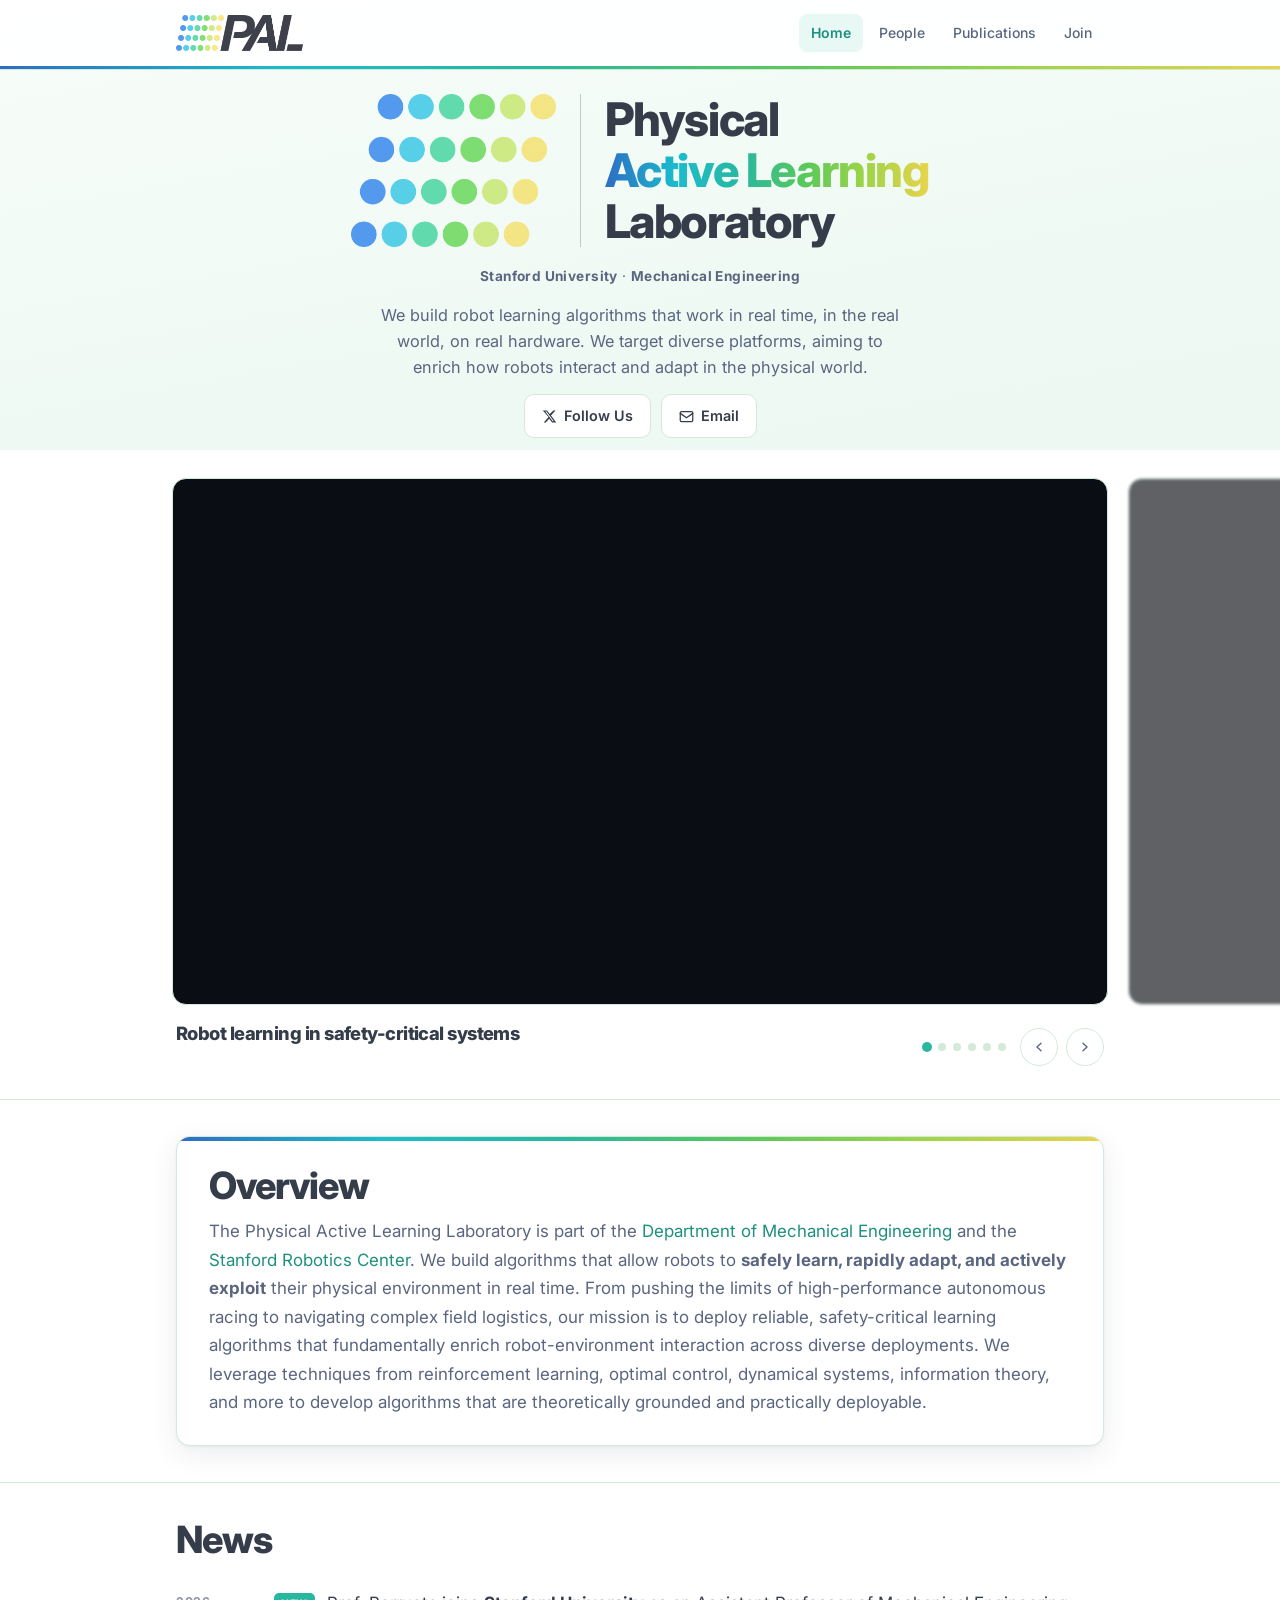
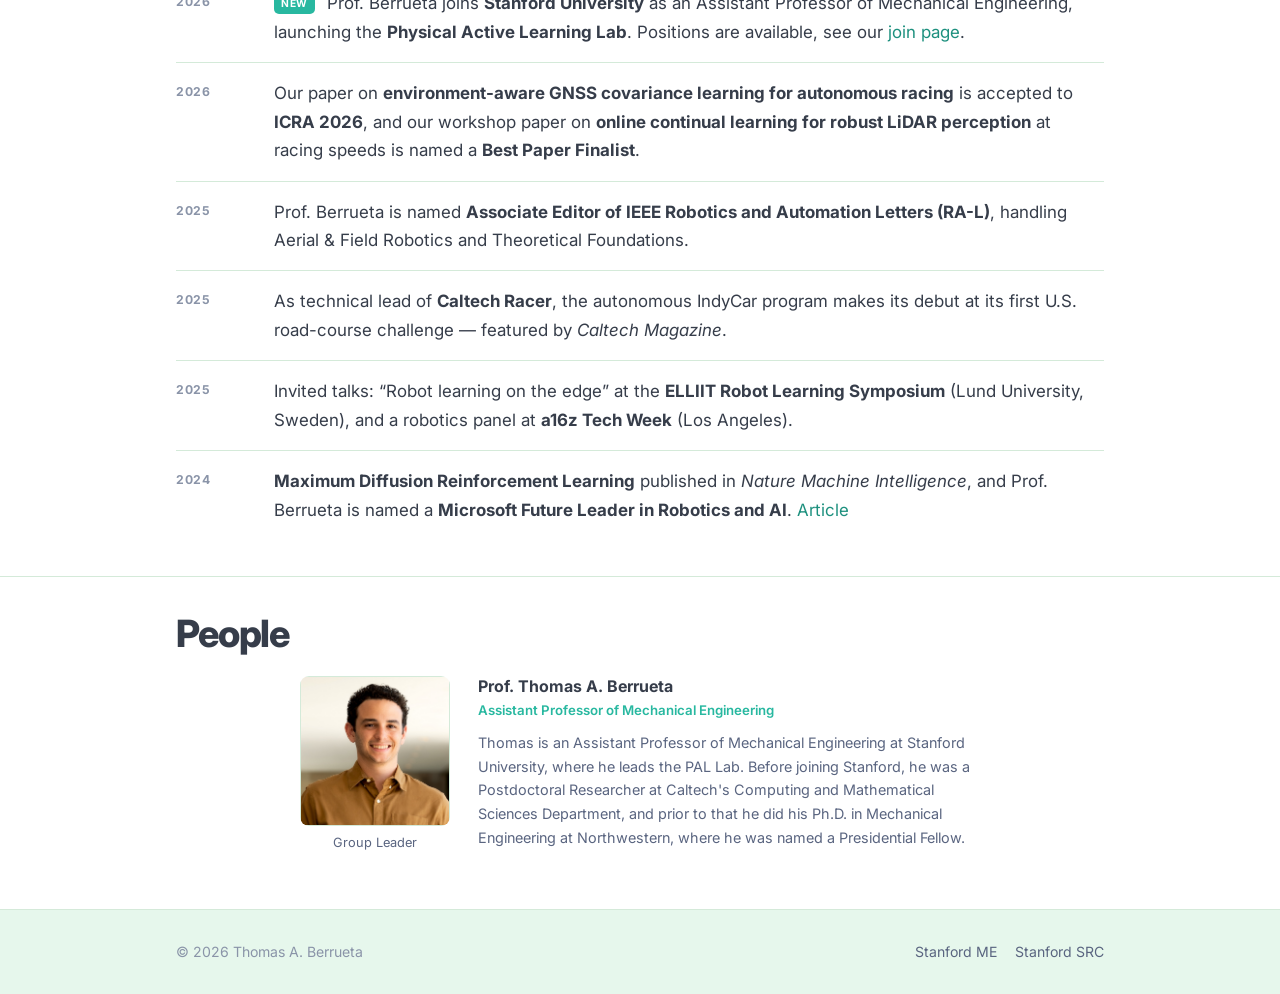
<file: index.html>
<!DOCTYPE html>
<html lang="en">
<head>
  <meta charset="UTF-8" />
  <meta name="viewport" content="width=device-width, initial-scale=1.0" />
  <title>PAL Lab — Physical Active Learning Laboratory at Stanford</title>
  <meta name="description" content="The Physical Active Learning Laboratory at Stanford works on real-time robot learning on hardware." />
  <link rel="icon" type="image/png" href="assets/images/pal_symbol.png" />
  <link rel="preconnect" href="https://fonts.googleapis.com" />
  <link rel="preconnect" href="https://fonts.gstatic.com" crossorigin />
  <link href="https://fonts.googleapis.com/css2?family=Inter:ital,wght@0,400;0,500;0,600;0,700;0,800;1,700&display=swap" rel="stylesheet" />
  <link rel="stylesheet" href="assets/css/pal.css" />
</head>
<body>

  <!-- ── Header ──────────────────────────────────────────── -->
  <header class="site-header">
    <div class="wrap">
      <nav class="nav">
        <a href="#home" class="nav-logo" aria-label="PAL Lab home">
          <img src="assets/images/pal.png" alt="PAL Lab logo" />
        </a>
        <ul class="nav-links" id="navLinks">
          <li><a href="#home" class="active" data-section="home">Home</a></li>
          <li><a href="#people" data-section="people">People</a></li>
          <li><a href="publications.html">Publications</a></li>
          <li><a href="join.html">Join</a></li>
        </ul>
        <button class="nav-mobile-btn" id="mobileMenuBtn" aria-label="Open navigation">
          <svg width="22" height="22" viewBox="0 0 24 24" fill="none" stroke="currentColor" stroke-width="2" stroke-linecap="round">
            <line x1="3" y1="6" x2="21" y2="6"/><line x1="3" y1="12" x2="21" y2="12"/><line x1="3" y1="18" x2="21" y2="18"/>
          </svg>
        </button>
      </nav>
    </div>
    <div class="spectrum-bar"></div>
  </header>

  <div class="mobile-nav" id="mobileNav" aria-hidden="true">
    <button class="mobile-nav-close" id="mobileNavClose" aria-label="Close navigation">
      <svg width="22" height="22" viewBox="0 0 24 24" fill="none" stroke="currentColor" stroke-width="2" stroke-linecap="round">
        <line x1="18" y1="6" x2="6" y2="18"/><line x1="6" y1="6" x2="18" y2="18"/>
      </svg>
    </button>
    <a href="#home">Home</a>
    <a href="#people">People</a>
    <a href="publications.html">Publications</a>
    <a href="join.html">Join</a>
  </div>

  <main>

    <!-- ── Hero ────────────────────────────────────────────── -->
    <section class="hero" id="home">
      <div class="wrap">
        <div class="hero-lockup">
          <img src="assets/images/pal_symbol.png" alt="" class="hero-symbol" aria-hidden="true" />
          <div class="hero-sep"></div>
          <h1>Physical<br/><em>Active Learning</em><br/>Laboratory</h1>
        </div>
        <div class="hero-sub">
          <p class="hero-affiliation">
            <a href="https://stanford.edu/" target="_blank" rel="noopener"><b>Stanford University</b></a>
            &middot;
            <a href="https://me.stanford.edu/" target="_blank" rel="noopener"><b>Mechanical Engineering</b></a>
          </p>
          <p class="hero-tagline">We build robot learning algorithms that work in real time, in the real world, on real hardware. We target diverse platforms, aiming to enrich how robots interact and adapt in the physical world.</p>
          <div class="btn-row">
            <a class="btn" href="https://x.com/StanfordPALLab" target="_blank" rel="noopener">
              <svg viewBox="0 0 24 24" fill="currentColor" width="15" height="15"><path d="M18.244 2.25h3.308l-7.227 8.26 8.502 11.24H16.17l-4.714-6.231-5.401 6.231H2.74l7.73-8.835L1.254 2.25H8.08l4.261 5.635 5.903-5.635zm-1.161 17.52h1.833L7.084 4.126H5.117z"/></svg>
              Follow Us
            </a>
            <a class="btn" href="mailto:berrueta@stanford.edu">
              <svg viewBox="0 0 24 24" fill="none" stroke="currentColor" stroke-width="2" stroke-linecap="round" stroke-linejoin="round" width="15" height="15"><rect x="2" y="4" width="20" height="16" rx="2"/><path d="m2 7 10 7 10-7"/></svg>
              Email
            </a>
          </div>
        </div>
      </div>
    </section>

    <!-- ── Featured Carousel ─────────────────────────────────── -->
    <section id="featured">
      <div class="carousel" id="carousel">

        <div class="carousel-viewport">
          <div class="carousel-track" id="carouselTrack">

            <div class="carousel-slide active">
              <a href="https://www.caltech.edu/about/news/caltechs-autonomous-indycar-shows-promise-at-first-us-road-course-challenge" target="_blank" rel="noopener" class="slide-link">
                <div class="slide-media">
                  <video src="assets/videos/racing.mp4" autoplay muted loop playsinline></video>
                </div>
              </a>
            </div>

            <div class="carousel-slide">
              <a href="https://xingxingzuo.github.io/MM-SpatialAI/" target="_blank" rel="noopener" class="slide-link">
                <div class="slide-media">
                  <video src="assets/videos/lidar.mp4" autoplay muted loop playsinline></video>
                </div>
              </a>
            </div>

            <div class="carousel-slide">
              <a href="https://www.nature.com/articles/s42256-024-00829-3" target="_blank" rel="noopener" class="slide-link">
                <div class="slide-media">
                  <video src="assets/videos/maxdiff.mp4" autoplay muted loop playsinline></video>
                </div>
              </a>
            </div>

            <div class="carousel-slide">
              <a href="https://ieeexplore.ieee.org/document/10669222" target="_blank" rel="noopener" class="slide-link">
                <div class="slide-media">
                  <video src="assets/videos/darpaswarm.mp4" autoplay muted loop playsinline></video>
                </div>
              </a>
            </div>

            <div class="carousel-slide">
              <a href="https://www.science.org/doi/10.1126/science.abc6182" target="_blank" rel="noopener" class="slide-link">
                <div class="slide-media">
                  <video src="assets/videos/smarticles.mp4" autoplay muted loop playsinline></video>
                </div>
              </a>
            </div>

            <div class="carousel-slide">
              <a href="https://news.mit.edu/2022/microparticles-oscillating-current-1013" target="_blank" rel="noopener" class="slide-link">
                <div class="slide-media">
                  <video src="assets/videos/syncells.mp4" autoplay muted loop playsinline></video>
                </div>
              </a>
            </div>

          </div>
        </div>

        <div class="wrap">
          <div class="carousel-bottom">
            <div class="carousel-caption" id="carouselCaption">
              <div class="carousel-cap-item active">
                <h3><a href="https://www.caltech.edu/about/news/caltechs-autonomous-indycar-shows-promise-at-first-us-road-course-challenge" target="_blank" rel="noopener">Robot learning in safety-critical systems</a></h3>
              </div>
              <div class="carousel-cap-item">
                <h3><a href="https://xingxingzuo.github.io/MM-SpatialAI/" target="_blank" rel="noopener">Active perception in hardware</a></h3>
              </div>
              <div class="carousel-cap-item">
                <h3><a href="https://www.nature.com/articles/s42256-024-00829-3" target="_blank" rel="noopener">Online reinforcement learning</a></h3>
              </div>
              <div class="carousel-cap-item">
                <h3><a href="https://ieeexplore.ieee.org/document/10669222" target="_blank" rel="noopener">Multi-agent planning and control</a></h3>
              </div>
              <div class="carousel-cap-item">
                <h3><a href="https://www.science.org/doi/10.1126/science.abc6182" target="_blank" rel="noopener">Physics-informed control of complex systems</a></h3>
              </div>
              <div class="carousel-cap-item">
                <h3><a href="https://news.mit.edu/2022/microparticles-oscillating-current-1013" target="_blank" rel="noopener">Statistical mechanics of microrobotic systems</a></h3>
              </div>
            </div>

            <div class="carousel-nav">
              <div class="carousel-dots" id="carouselDots"></div>
              <div class="carousel-btns">
                <button class="carousel-ctrl" id="carouselPrev" aria-label="Previous">
                  <svg viewBox="0 0 20 20" fill="currentColor"><path fill-rule="evenodd" d="M12.79 5.23a.75.75 0 01-.02 1.06L8.832 10l3.938 3.71a.75.75 0 11-1.04 1.08l-4.5-4.25a.75.75 0 010-1.08l4.5-4.25a.75.75 0 011.06.02z" clip-rule="evenodd"/></svg>
                </button>
                <button class="carousel-ctrl" id="carouselNext" aria-label="Next">
                  <svg viewBox="0 0 20 20" fill="currentColor"><path fill-rule="evenodd" d="M7.21 14.77a.75.75 0 01.02-1.06L11.168 10 7.23 6.29a.75.75 0 111.04-1.08l4.5 4.25a.75.75 0 010 1.08l-4.5 4.25a.75.75 0 01-1.06-.02z" clip-rule="evenodd"/></svg>
                </button>
              </div>
            </div>
          </div>
        </div>

      </div>
    </section>

    <!-- ── Overview ──────────────────────────────────────────── -->
    <section id="overview" class="text-section">
      <div class="wrap">
        <div class="overview-card">
          <h2 class="section-title">Overview</h2>
          <p>
            The Physical Active Learning Laboratory is part of the
            <a href="https://me.stanford.edu/" target="_blank" rel="noopener">Department of Mechanical Engineering</a>
            and the <a href="https://src.stanford.edu/" target="_blank" rel="noopener">Stanford Robotics Center</a>.
            We build algorithms that allow robots to <b>safely learn, rapidly adapt, and actively exploit</b> their physical environment in real time. From pushing the limits of high-performance autonomous racing to navigating complex field logistics, our mission is to deploy reliable, safety-critical learning algorithms that fundamentally enrich robot-environment interaction across diverse deployments. We leverage techniques from reinforcement learning, optimal control, dynamical systems, information theory, and more to develop algorithms that are theoretically grounded and practically deployable.
          </p>
        </div>
      </div>
    </section>

    <!-- ── News ──────────────────────────────────────────────── -->
    <section id="news">
      <div class="wrap">
        <h2 class="section-title">News</h2>
        <ul class="news-list">
          <li class="news-item">
            <span class="news-date">2026</span>
            <p class="news-body">
              <span class="news-tag">NEW</span>
              Prof. Berrueta joins <strong>Stanford University</strong> as an Assistant Professor of Mechanical Engineering, launching the <strong>Physical Active Learning Lab</strong>. Positions are available, see our <a href="join.html">join page</a>.
            </p>
          </li>
          <li class="news-item">
            <span class="news-date">2026</span>
            <p class="news-body">
              Our paper on <strong>environment-aware GNSS covariance learning for autonomous racing</strong> is accepted to <strong>ICRA 2026</strong>, and our workshop paper on <strong>online continual learning for robust LiDAR perception</strong> at racing speeds is named a <strong>Best Paper Finalist</strong>.
            </p>
          </li>
          <li class="news-item">
            <span class="news-date">2025</span>
            <p class="news-body">
              Prof. Berrueta is named <strong>Associate Editor of IEEE Robotics and Automation Letters (RA-L)</strong>, handling Aerial &amp; Field Robotics and Theoretical Foundations.
            </p>
          </li>
          <li class="news-item">
            <span class="news-date">2025</span>
            <p class="news-body">
              As technical lead of <strong>Caltech Racer</strong>, the autonomous IndyCar program makes its debut at its first U.S. road-course challenge — featured by <em>Caltech Magazine</em>.
            </p>
          </li>
          <li class="news-item">
            <span class="news-date">2025</span>
            <p class="news-body">
              Invited talks: &ldquo;Robot learning on the edge&rdquo; at the <strong>ELLIIT Robot Learning Symposium</strong> (Lund University, Sweden), and a robotics panel at <strong>a16z Tech Week</strong> (Los Angeles).
            </p>
          </li>
          <li class="news-item">
            <span class="news-date">2024</span>
            <p class="news-body">
              <strong>Maximum Diffusion Reinforcement Learning</strong> published in <em>Nature Machine Intelligence</em>, and Prof. Berrueta is named a <strong>Microsoft Future Leader in Robotics and AI</strong>. <a href="https://doi.org/10.1038/s42256-024-00829-3" target="_blank" rel="noopener">Article</a>
            </p>
          </li>
        </ul>
      </div>
    </section>

    <!-- ── People ─────────────────────────────────────────────── -->
    <section id="people">
      <div class="wrap">
        <h2 class="section-title">People</h2>
        <a href="https://tberrueta.github.io" target="_blank" rel="noopener" class="pi-card">
          <div class="pi-photo-col">
            <div class="pi-photo-wrap">
              <img src="assets/images/ThomasBerrueta.jpg" alt="Thomas A. Berrueta" class="pi-photo" />
            </div>
            <p class="pi-photo-label">Group Leader</p>
          </div>
          <div class="pi-bio">
            <p class="pi-name">Prof. Thomas A. Berrueta</p>
            <p class="pi-role">Assistant Professor of Mechanical Engineering</p>
            <p class="pi-text">Thomas is an Assistant Professor of Mechanical Engineering at Stanford University, where he leads the PAL Lab. Before joining Stanford, he was a Postdoctoral Researcher at Caltech's Computing and Mathematical Sciences Department, and prior to that he did his Ph.D. in Mechanical Engineering at Northwestern, where he was named a Presidential Fellow.</p>
          </div>
        </a>

        <div class="people-grid">
          <!-- Lab members added here as the group grows -->
        </div>

      </div>
    </section>

  </main>

  <!-- ── Footer ────────────────────────────────────────────── -->
  <footer class="site-footer">
    <div class="wrap">
      <div class="foot-inner">
        <span>&copy; <span id="foot-year"></span> Thomas A. Berrueta</span>
        <div class="foot-links">
          <a href="https://me.stanford.edu/" target="_blank" rel="noopener">Stanford ME</a>
          <a href="https://src.stanford.edu/" target="_blank" rel="noopener">Stanford SRC</a>
        </div>
      </div>
    </div>
  </footer>

  <script>
    /* ── Mobile nav ── */
    const btn   = document.getElementById('mobileMenuBtn');
    const mnav  = document.getElementById('mobileNav');
    const close = document.getElementById('mobileNavClose');
    const openM  = () => { mnav.classList.add('open'); mnav.setAttribute('aria-hidden','false'); };
    const shutM  = () => { mnav.classList.remove('open'); mnav.setAttribute('aria-hidden','true'); };
    btn.addEventListener('click', openM);
    close.addEventListener('click', shutM);
    mnav.addEventListener('click', e => { if (e.target === mnav) shutM(); });
    document.addEventListener('keydown', e => { if (e.key === 'Escape') shutM(); });
    mnav.querySelectorAll('a').forEach(a => a.addEventListener('click', shutM));

    /* ── Active nav link on scroll ── */
    const navLinks = document.querySelectorAll('[data-section]');
    const sections = ['home','featured','overview','news','people'].map(id => document.getElementById(id));
    const sectionMap = { home:'home', featured:'home', overview:'home', news:'home', people:'people' };

    const obs = new IntersectionObserver(entries => {
      entries.forEach(entry => {
        if (entry.isIntersecting) {
          const key = sectionMap[entry.target.id] || entry.target.id;
          navLinks.forEach(a => a.classList.toggle('active', a.dataset.section === key));
        }
      });
    }, { rootMargin: '-30% 0px -60% 0px' });
    sections.forEach(s => { if (s) obs.observe(s); });
    document.getElementById('foot-year').textContent = new Date().getFullYear();

    /* ── Carousel ── */
    (function () {
      const track    = document.getElementById('carouselTrack');
      const slides   = Array.from(track.children);
      const caps     = Array.from(document.getElementById('carouselCaption').children);
      const dotsWrap = document.getElementById('carouselDots');
      const count    = slides.length;
      let index = 0, timer;

      slides.forEach((_, i) => {
        const d = document.createElement('button');
        d.className = 'carousel-dot' + (i === 0 ? ' active' : '');
        d.setAttribute('aria-label', 'Go to slide ' + (i + 1));
        d.addEventListener('click', () => { go(i); reset(); });
        dotsWrap.appendChild(d);
      });
      const dots = Array.from(dotsWrap.children);

      const viewport = document.querySelector('.carousel-viewport');
      const PEEK_GAP = 20;

      function peekOffset(i) {
        const slideW = slides[0].offsetWidth;
        const center = (viewport.clientWidth - slideW) / 2;
        return center - i * (slideW + PEEK_GAP);
      }

      function go(i) {
        index = (i + count) % count;
        track.style.transform = 'translateX(' + peekOffset(index) + 'px)';
        slides.forEach((s, k) => s.classList.toggle('active', k === index));
        caps.forEach((c, k)   => c.classList.toggle('active', k === index));
        dots.forEach((d, k)   => d.classList.toggle('active', k === index));
      }
      function next()  { go(index + 1); }
      function prev()  { go(index - 1); }
      function reset() { clearInterval(timer); timer = setInterval(next, 8000); }

      document.getElementById('carouselNext').addEventListener('click', () => { next(); reset(); });
      document.getElementById('carouselPrev').addEventListener('click', () => { prev(); reset(); });
      window.addEventListener('resize', () => {
        track.style.transition = 'none';
        track.style.transform = 'translateX(' + peekOffset(index) + 'px)';
        requestAnimationFrame(() => { track.style.transition = ''; });
      });
      track.style.transition = 'none';
      go(0);
      requestAnimationFrame(() => { track.style.transition = ''; });
      reset();
    })();
  </script>
</body>
</html>
</file>
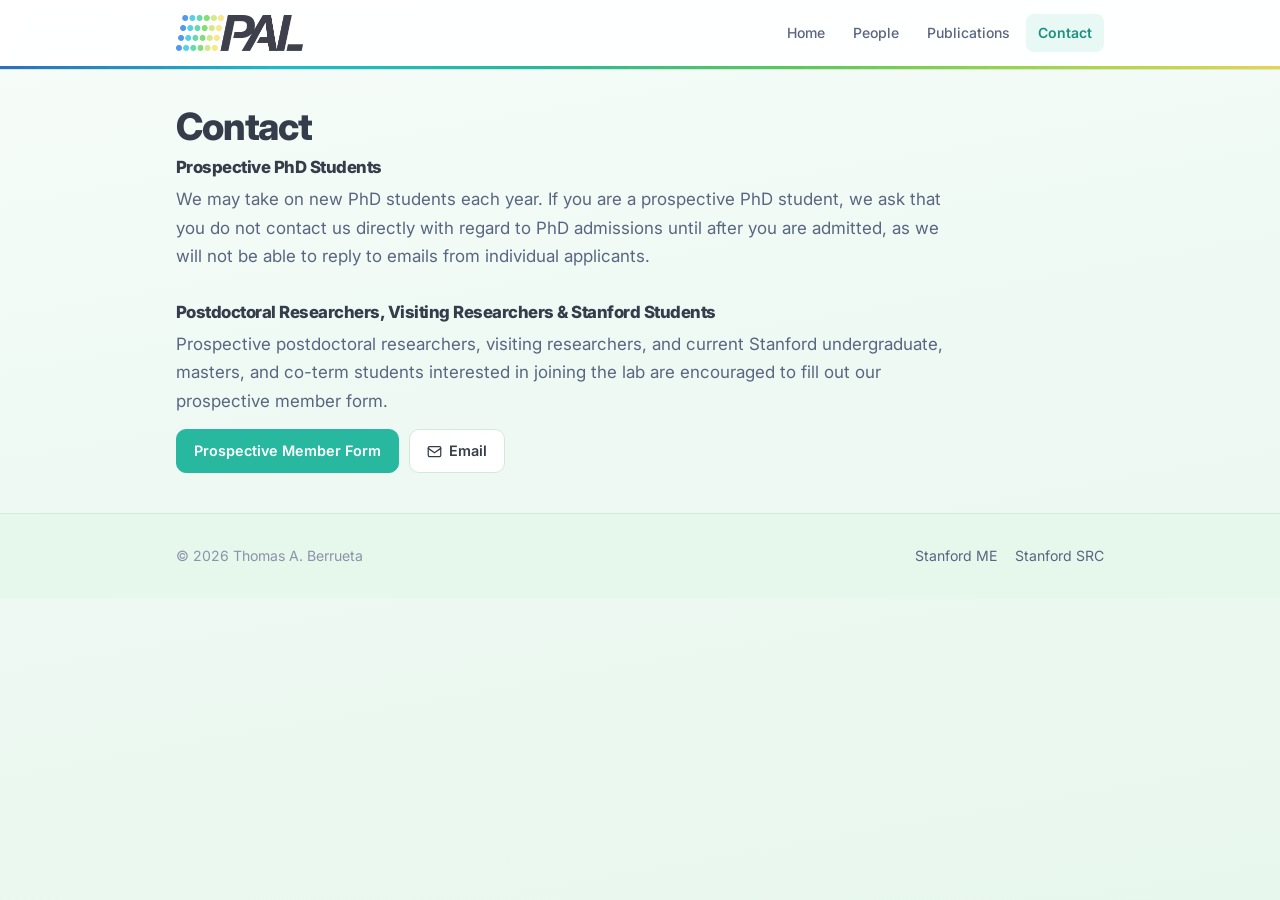
<file: contact.html>
<!DOCTYPE html>
<html lang="en">
<head>
  <meta charset="UTF-8" />
  <meta name="viewport" content="width=device-width, initial-scale=1.0" />
  <title>Contact — PAL Lab at Stanford</title>
  <meta name="description" content="Contact information for the Physical Active Learning Laboratory at Stanford University." />
  <link rel="icon" type="image/png" href="assets/images/pal_symbol.png" />
  <link rel="preconnect" href="https://fonts.googleapis.com" />
  <link rel="preconnect" href="https://fonts.gstatic.com" crossorigin />
  <link href="https://fonts.googleapis.com/css2?family=Inter:ital,wght@0,400;0,500;0,600;0,700;0,800;1,700&display=swap" rel="stylesheet" />
  <link rel="stylesheet" href="assets/css/pal.css" />
</head>
<body>

  <!-- ── Header ──────────────────────────────────────────── -->
  <header class="site-header">
    <div class="wrap">
      <nav class="nav">
        <a href="index.html" class="nav-logo" aria-label="PAL Lab home">
          <img src="assets/images/pal.png" alt="PAL Lab logo" />
        </a>
        <ul class="nav-links" id="navLinks">
          <li><a href="index.html">Home</a></li>
          <li><a href="index.html#people">People</a></li>
          <li><a href="publications.html">Publications</a></li>
          <li><a href="contact.html" class="active">Contact</a></li>
        </ul>
        <button class="nav-mobile-btn" id="mobileMenuBtn" aria-label="Open navigation">
          <svg width="22" height="22" viewBox="0 0 24 24" fill="none" stroke="currentColor" stroke-width="2" stroke-linecap="round">
            <line x1="3" y1="6" x2="21" y2="6"/><line x1="3" y1="12" x2="21" y2="12"/><line x1="3" y1="18" x2="21" y2="18"/>
          </svg>
        </button>
      </nav>
    </div>
    <div class="spectrum-bar"></div>
  </header>

  <div class="mobile-nav" id="mobileNav" aria-hidden="true">
    <button class="mobile-nav-close" id="mobileNavClose" aria-label="Close navigation">
      <svg width="22" height="22" viewBox="0 0 24 24" fill="none" stroke="currentColor" stroke-width="2" stroke-linecap="round">
        <line x1="18" y1="6" x2="6" y2="18"/><line x1="6" y1="6" x2="18" y2="18"/>
      </svg>
    </button>
    <a href="index.html">Home</a>
    <a href="index.html#people">People</a>
    <a href="publications.html">Publications</a>
    <a href="contact.html">Contact</a>
  </div>

  <main>

    <!-- ── Contact ────────────────────────────────────────────── -->
    <section id="contact">
      <div class="wrap">
        <h2 class="section-title">Contact</h2>

        <div class="contact-block">
          <h3>Prospective PhD Students</h3>
          <p>We may take on new PhD students each year. If you are a prospective PhD student, we ask that you do not contact us directly with regard to PhD admissions until after you are admitted, as we will not be able to reply to emails from individual applicants.</p>
        </div>

        <div class="contact-block">
          <h3>Postdoctoral Researchers, Visiting Researchers &amp; Stanford Students</h3>
          <p>Prospective postdoctoral researchers, visiting researchers, and current Stanford undergraduate, masters, and co-term students interested in joining the lab are encouraged to fill out our prospective member form.</p>
          <div class="btn-row">
            <a href="https://forms.gle/ffPan3v6EaTfb93E6" class="btn primary" target="_blank" rel="noopener">Prospective Member Form</a>
            <a class="btn" href="mailto:berrueta@stanford.edu">
              <svg viewBox="0 0 24 24" fill="none" stroke="currentColor" stroke-width="2" stroke-linecap="round" stroke-linejoin="round" width="15" height="15"><rect x="2" y="4" width="20" height="16" rx="2"/><path d="m2 7 10 7 10-7"/></svg>
              Email
            </a>
          </div>
        </div>

      </div>
    </section>

  </main>

  <!-- ── Footer ────────────────────────────────────────────── -->
  <footer class="site-footer">
    <div class="wrap">
      <div class="foot-inner">
        <span>&copy; <span id="foot-year"></span> Thomas A. Berrueta</span>
        <div class="foot-links">
          <a href="https://me.stanford.edu/" target="_blank" rel="noopener">Stanford ME</a>
          <a href="https://src.stanford.edu/" target="_blank" rel="noopener">Stanford SRC</a>
        </div>
      </div>
    </div>
  </footer>

  <script>
    /* ── Mobile nav ── */
    const btn   = document.getElementById('mobileMenuBtn');
    const mnav  = document.getElementById('mobileNav');
    const close = document.getElementById('mobileNavClose');
    const openM  = () => { mnav.classList.add('open'); mnav.setAttribute('aria-hidden','false'); };
    const shutM  = () => { mnav.classList.remove('open'); mnav.setAttribute('aria-hidden','true'); };
    btn.addEventListener('click', openM);
    close.addEventListener('click', shutM);
    mnav.addEventListener('click', e => { if (e.target === mnav) shutM(); });
    document.addEventListener('keydown', e => { if (e.key === 'Escape') shutM(); });
    mnav.querySelectorAll('a').forEach(a => a.addEventListener('click', shutM));

    document.getElementById('foot-year').textContent = new Date().getFullYear();
  </script>

</body>
</html>
</file>
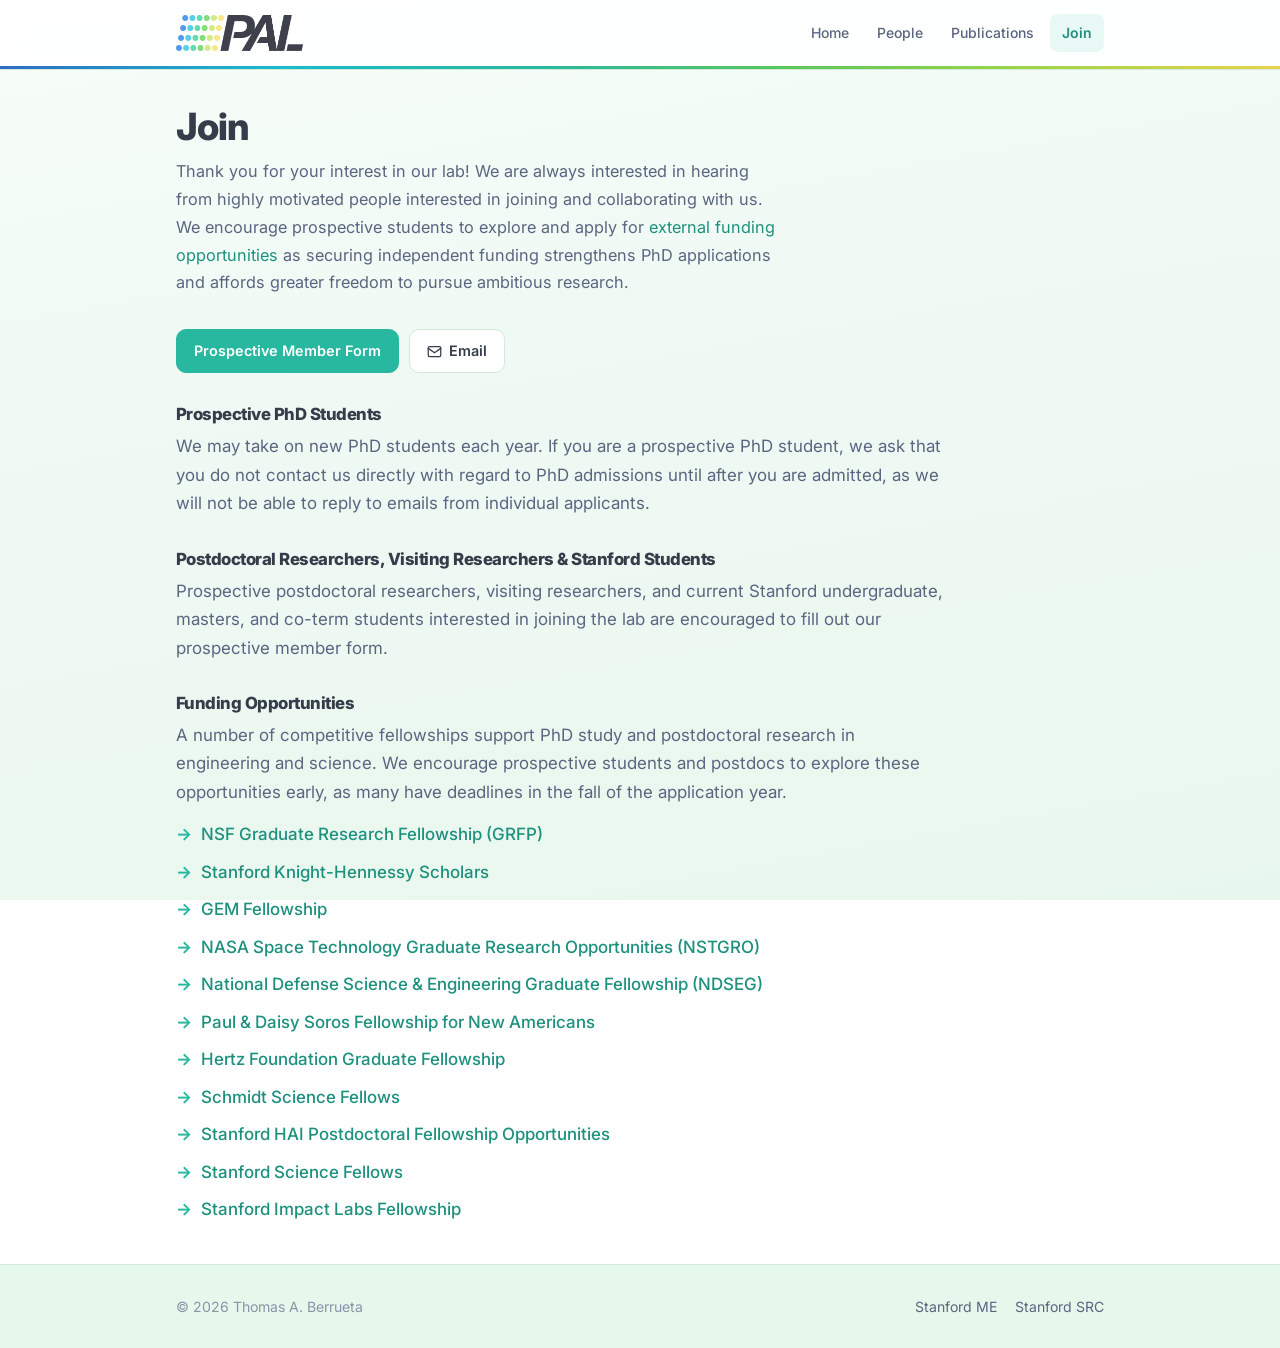
<file: join.html>
<!DOCTYPE html>
<html lang="en">
<head>
  <meta charset="UTF-8" />
  <meta name="viewport" content="width=device-width, initial-scale=1.0" />
  <title>Join — PAL Lab at Stanford</title>
  <meta name="description" content="Join the Physical Active Learning Laboratory at Stanford University. Information for prospective PhD students, postdocs, and visiting researchers." />
  <link rel="icon" type="image/png" href="assets/images/pal_symbol.png" />
  <link rel="preconnect" href="https://fonts.googleapis.com" />
  <link rel="preconnect" href="https://fonts.gstatic.com" crossorigin />
  <link href="https://fonts.googleapis.com/css2?family=Inter:ital,wght@0,400;0,500;0,600;0,700;0,800;1,700&display=swap" rel="stylesheet" />
  <link rel="stylesheet" href="assets/css/pal.css" />
</head>
<body>

  <!-- ── Header ──────────────────────────────────────────── -->
  <header class="site-header">
    <div class="wrap">
      <nav class="nav">
        <a href="index.html" class="nav-logo" aria-label="PAL Lab home">
          <img src="assets/images/pal.png" alt="PAL Lab logo" />
        </a>
        <ul class="nav-links" id="navLinks">
          <li><a href="index.html">Home</a></li>
          <li><a href="index.html#people">People</a></li>
          <li><a href="publications.html">Publications</a></li>
          <li><a href="join.html" class="active">Join</a></li>
        </ul>
        <button class="nav-mobile-btn" id="mobileMenuBtn" aria-label="Open navigation">
          <svg width="22" height="22" viewBox="0 0 24 24" fill="none" stroke="currentColor" stroke-width="2" stroke-linecap="round">
            <line x1="3" y1="6" x2="21" y2="6"/><line x1="3" y1="12" x2="21" y2="12"/><line x1="3" y1="18" x2="21" y2="18"/>
          </svg>
        </button>
      </nav>
    </div>
    <div class="spectrum-bar"></div>
  </header>

  <div class="mobile-nav" id="mobileNav" aria-hidden="true">
    <button class="mobile-nav-close" id="mobileNavClose" aria-label="Close navigation">
      <svg width="22" height="22" viewBox="0 0 24 24" fill="none" stroke="currentColor" stroke-width="2" stroke-linecap="round">
        <line x1="18" y1="6" x2="6" y2="18"/><line x1="6" y1="6" x2="18" y2="18"/>
      </svg>
    </button>
    <a href="index.html">Home</a>
    <a href="index.html#people">People</a>
    <a href="publications.html">Publications</a>
    <a href="join.html">Join</a>
  </div>

  <main>

    <!-- ── Join ──────────────────────────────────────────────── -->
    <section id="join">
      <div class="wrap">
        <h2 class="section-title">Join</h2>
        <p class="section-lead">Thank you for your interest in our lab! We are always interested in hearing from highly motivated people interested in joining and collaborating with us. We encourage prospective students to explore and apply for <a href="https://vpge.stanford.edu/fellowships-funding/graduate-student-funding/external-funding" target="_blank" rel="noopener">external funding opportunities</a> as securing independent funding strengthens PhD applications and affords greater freedom to pursue ambitious research.</p>

        <div class="btn-row" style="margin-bottom: 32px;">
          <a href="https://forms.gle/ffPan3v6EaTfb93E6" class="btn primary" target="_blank" rel="noopener">Prospective Member Form</a>
          <a class="btn" href="mailto:berrueta@stanford.edu">
            <svg viewBox="0 0 24 24" fill="none" stroke="currentColor" stroke-width="2" stroke-linecap="round" stroke-linejoin="round" width="15" height="15"><rect x="2" y="4" width="20" height="16" rx="2"/><path d="m2 7 10 7 10-7"/></svg>
            Email
          </a>
        </div>

        <div class="contact-block">
          <h3>Prospective PhD Students</h3>
          <p>We may take on new PhD students each year. If you are a prospective PhD student, we ask that you do not contact us directly with regard to PhD admissions until after you are admitted, as we will not be able to reply to emails from individual applicants.</p>
        </div>

        <div class="contact-block">
          <h3>Postdoctoral Researchers, Visiting Researchers &amp; Stanford Students</h3>
          <p>Prospective postdoctoral researchers, visiting researchers, and current Stanford undergraduate, masters, and co-term students interested in joining the lab are encouraged to fill out our prospective member form.</p>
        </div>

        <div class="contact-block">
          <h3>Funding Opportunities</h3>
          <p>A number of competitive fellowships support PhD study and postdoctoral research in engineering and science. We encourage prospective students and postdocs to explore these opportunities early, as many have deadlines in the fall of the application year.</p>
          <ul class="funding-list">
            <li><a href="https://www.nsfgrfp.org/" target="_blank" rel="noopener">NSF Graduate Research Fellowship (GRFP)</a></li>
            <li><a href="https://knight-hennessy.stanford.edu/" target="_blank" rel="noopener">Stanford Knight-Hennessy Scholars</a></li>
            <li><a href="https://www.gemfellowship.org/" target="_blank" rel="noopener">GEM Fellowship</a></li>
            <li><a href="https://www.nasa.gov/directorates/stmd/space-tech-research-grants/nstgro/" target="_blank" rel="noopener">NASA Space Technology Graduate Research Opportunities (NSTGRO)</a></li>
            <li><a href="https://ndseg.org/" target="_blank" rel="noopener">National Defense Science &amp; Engineering Graduate Fellowship (NDSEG)</a></li>
            <li><a href="https://www.pdsoros.org/" target="_blank" rel="noopener">Paul &amp; Daisy Soros Fellowship for New Americans</a></li>
            <li><a href="https://www.hertzfoundation.org/the-fellowship/" target="_blank" rel="noopener">Hertz Foundation Graduate Fellowship</a></li>
            <li><a href="https://schmidtsciencefellows.org/" target="_blank" rel="noopener">Schmidt Science Fellows</a></li>
            <li><a href="https://hai.stanford.edu/research/fellowship-programs" target="_blank" rel="noopener">Stanford HAI Postdoctoral Fellowship Opportunities</a></li>
            <li><a href="https://stanfordsciencefellows.stanford.edu/" target="_blank" rel="noopener">Stanford Science Fellows</a></li>
            <li><a href="https://impact.stanford.edu/programs/postdoctoral-fellowship" target="_blank" rel="noopener">Stanford Impact Labs Fellowship</a></li>
          </ul>
        </div>

      </div>
    </section>

  </main>

  <!-- ── Footer ────────────────────────────────────────────── -->
  <footer class="site-footer">
    <div class="wrap">
      <div class="foot-inner">
        <span>&copy; <span id="foot-year"></span> Thomas A. Berrueta</span>
        <div class="foot-links">
          <a href="https://me.stanford.edu/" target="_blank" rel="noopener">Stanford ME</a>
          <a href="https://src.stanford.edu/" target="_blank" rel="noopener">Stanford SRC</a>
        </div>
      </div>
    </div>
  </footer>

  <script>
    /* ── Mobile nav ── */
    const btn   = document.getElementById('mobileMenuBtn');
    const mnav  = document.getElementById('mobileNav');
    const close = document.getElementById('mobileNavClose');
    const openM  = () => { mnav.classList.add('open'); mnav.setAttribute('aria-hidden','false'); };
    const shutM  = () => { mnav.classList.remove('open'); mnav.setAttribute('aria-hidden','true'); };
    btn.addEventListener('click', openM);
    close.addEventListener('click', shutM);
    mnav.addEventListener('click', e => { if (e.target === mnav) shutM(); });
    document.addEventListener('keydown', e => { if (e.key === 'Escape') shutM(); });
    mnav.querySelectorAll('a').forEach(a => a.addEventListener('click', shutM));

    document.getElementById('foot-year').textContent = new Date().getFullYear();
  </script>

</body>
</html>
</file>
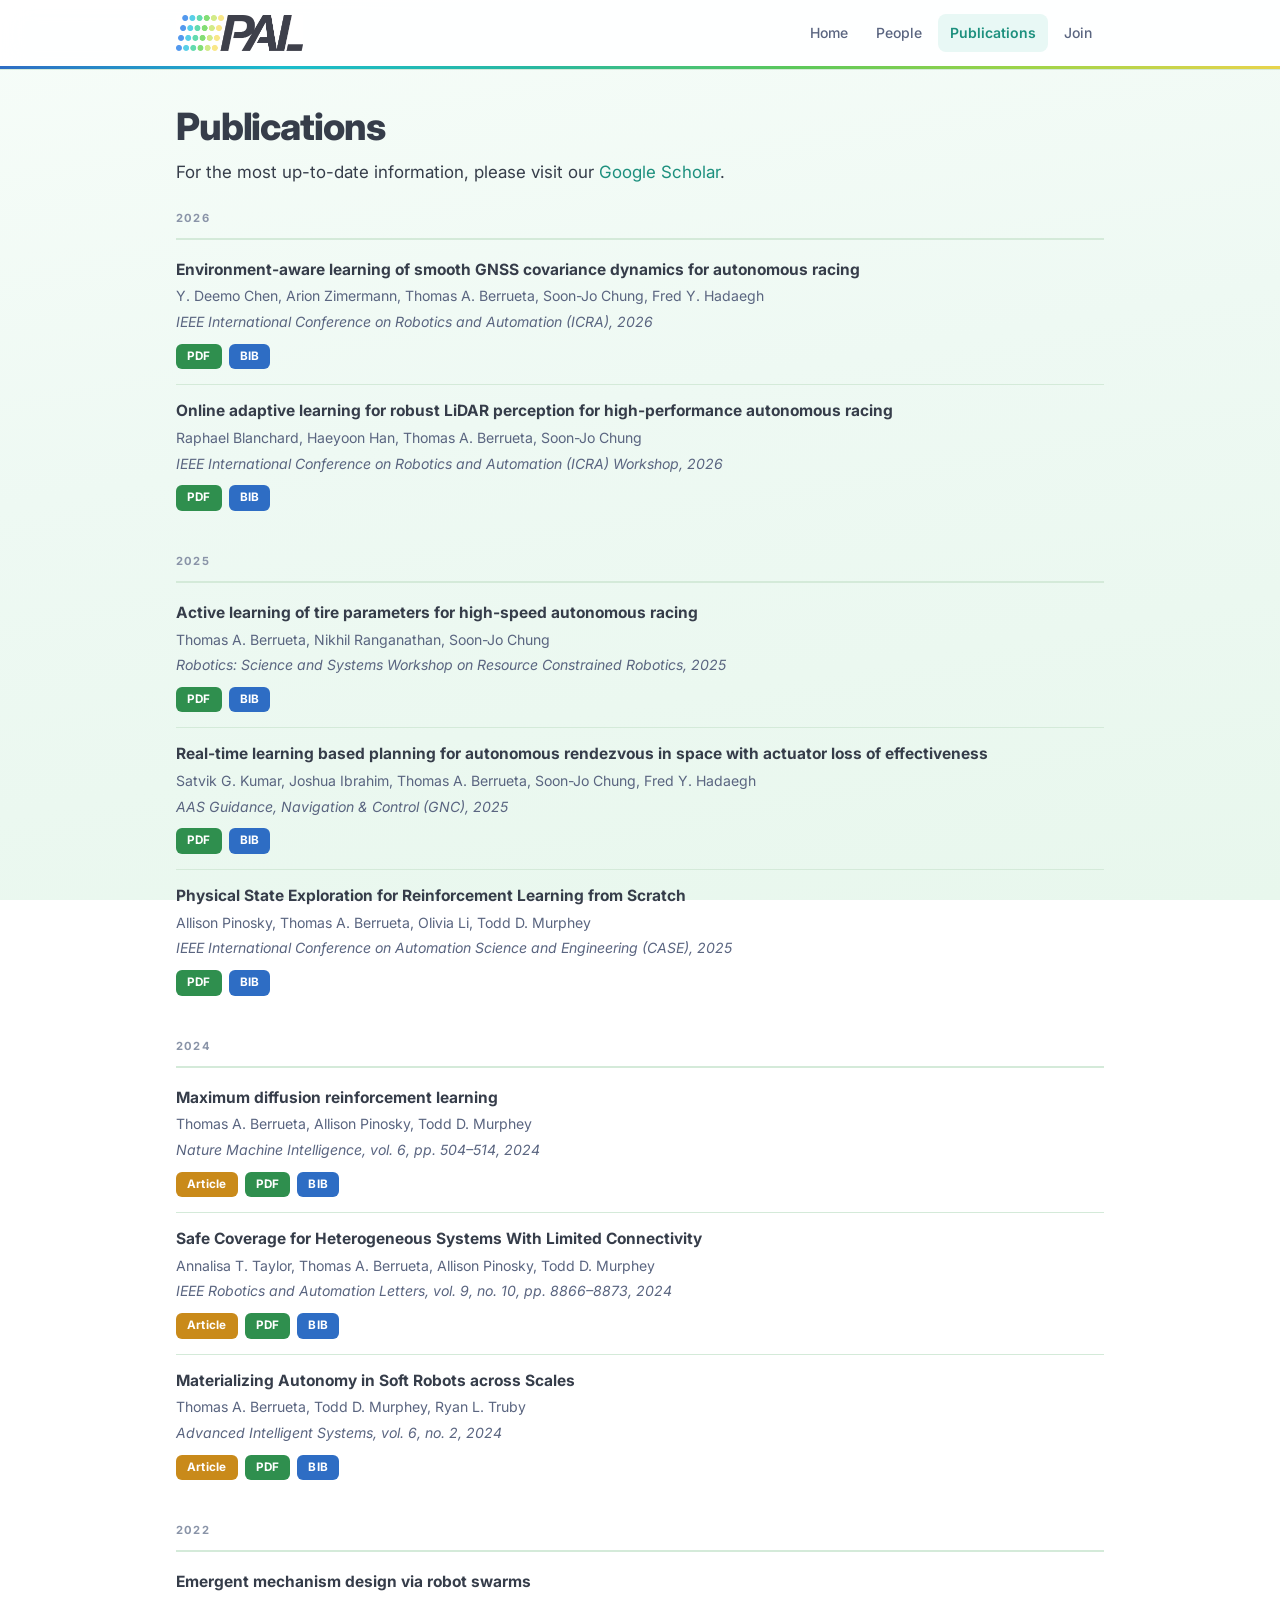
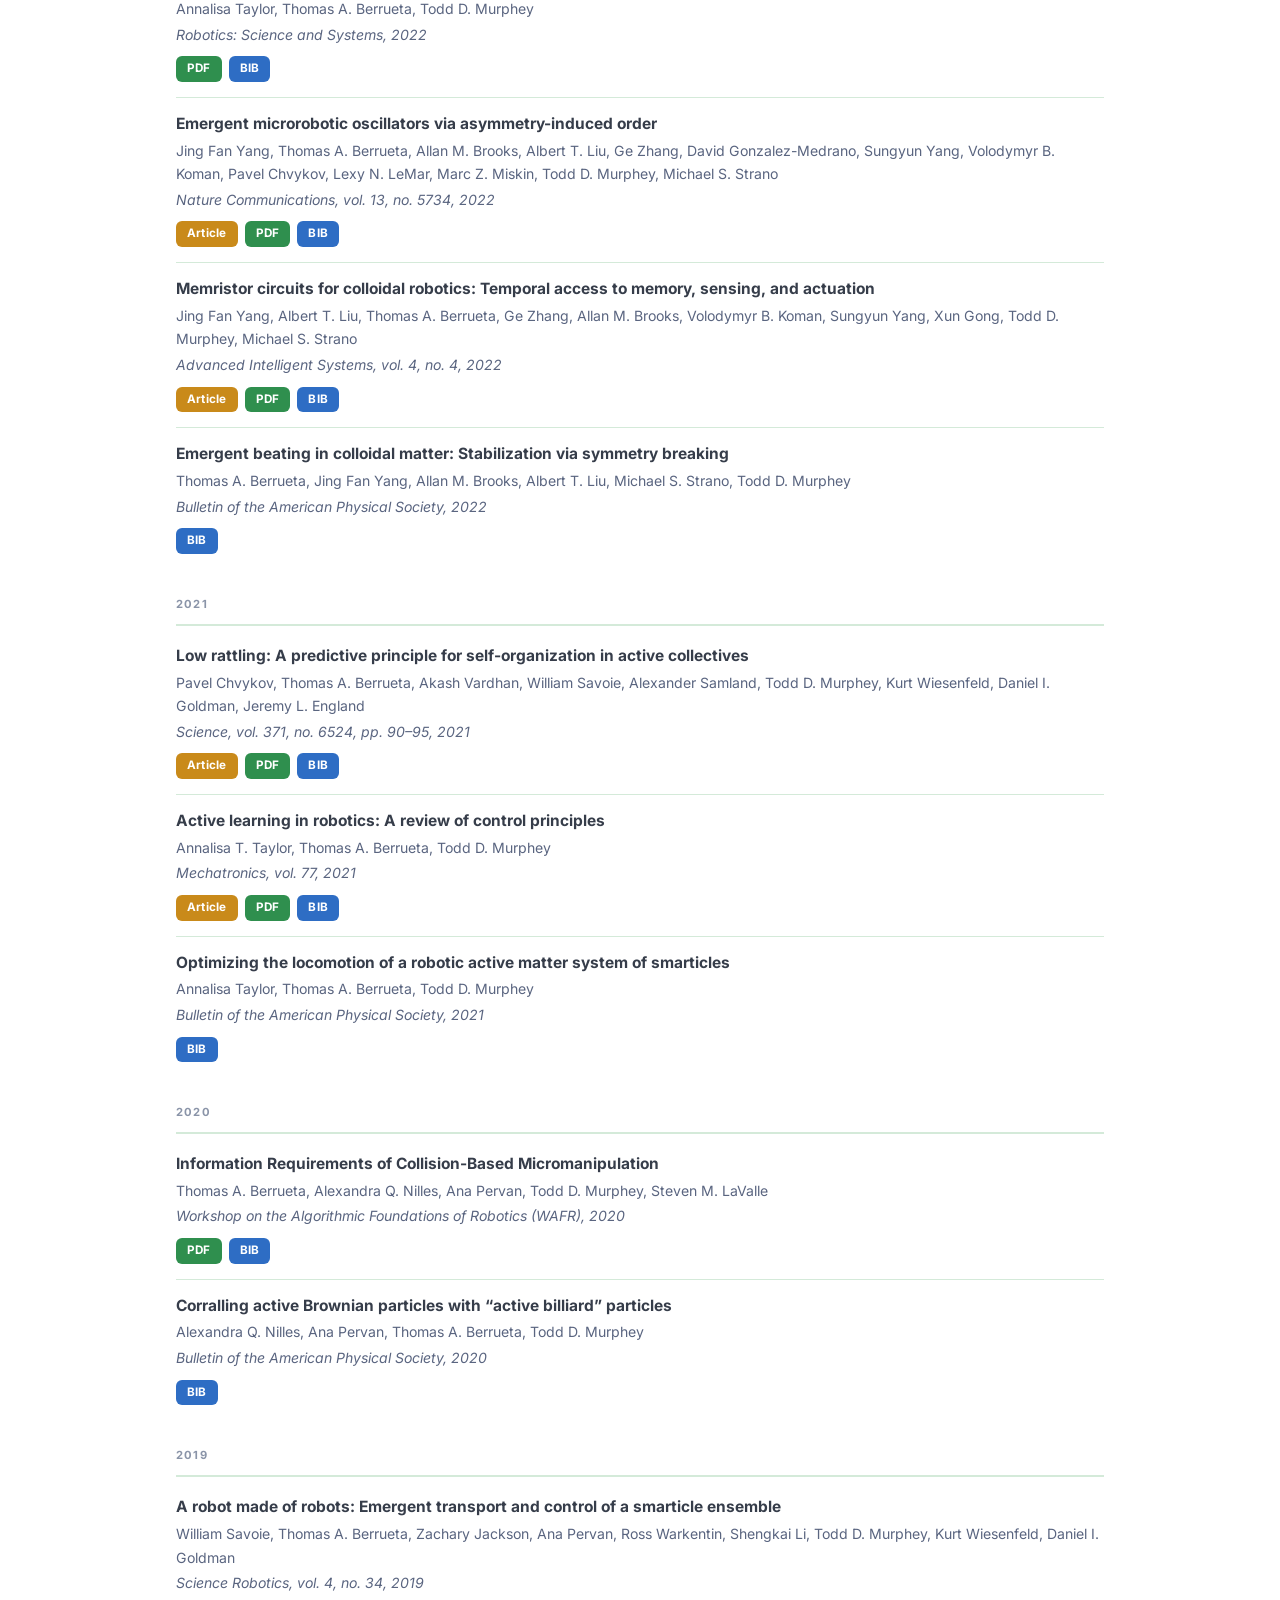
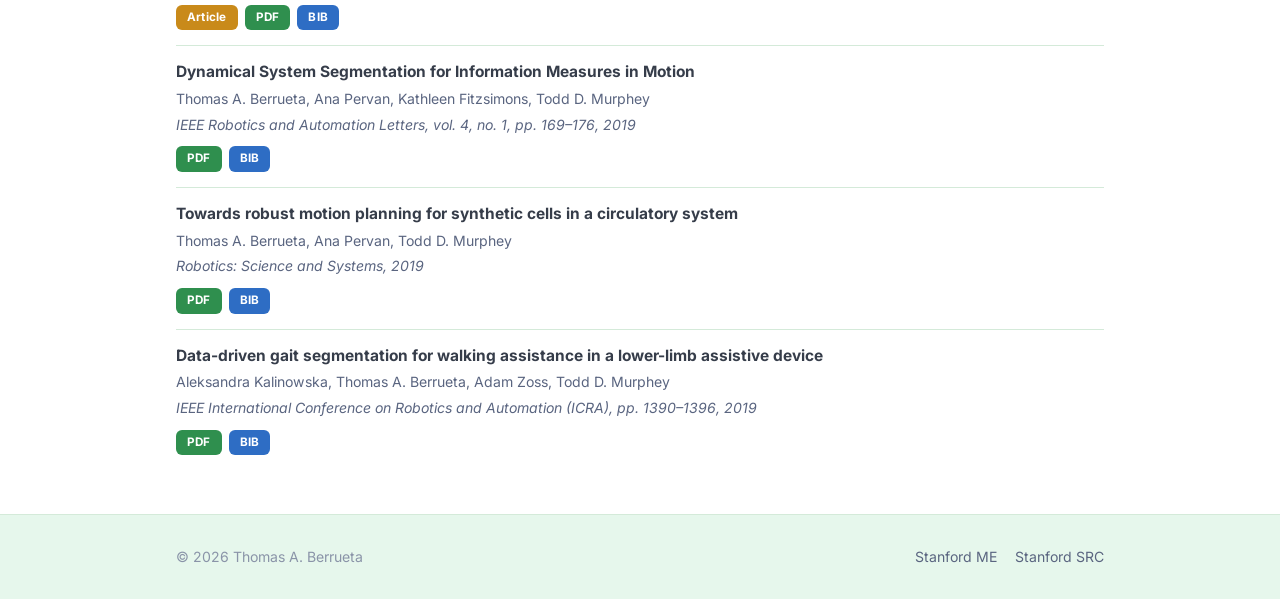
<file: publications.html>
<!DOCTYPE html>
<html lang="en">
<head>
  <meta charset="UTF-8" />
  <meta name="viewport" content="width=device-width, initial-scale=1.0" />
  <title>Publications — PAL Lab at Stanford</title>
  <meta name="description" content="Publications of the Physical Active Learning Laboratory at Stanford University." />
  <link rel="icon" type="image/png" href="assets/images/pal_symbol.png" />
  <link rel="preconnect" href="https://fonts.googleapis.com" />
  <link rel="preconnect" href="https://fonts.gstatic.com" crossorigin />
  <link href="https://fonts.googleapis.com/css2?family=Inter:ital,wght@0,400;0,500;0,600;0,700;0,800;1,700&display=swap" rel="stylesheet" />
  <link rel="stylesheet" href="assets/css/pal.css" />
</head>
<body>

  <!-- ── Header ──────────────────────────────────────────── -->
  <header class="site-header">
    <div class="wrap">
      <nav class="nav">
        <a href="index.html" class="nav-logo" aria-label="PAL Lab home">
          <img src="assets/images/pal.png" alt="PAL Lab logo" />
        </a>
        <ul class="nav-links" id="navLinks">
          <li><a href="index.html">Home</a></li>
          <li><a href="index.html#people">People</a></li>
          <li><a href="publications.html" class="active">Publications</a></li>
          <li><a href="join.html">Join</a></li>
        </ul>
        <button class="nav-mobile-btn" id="mobileMenuBtn" aria-label="Open navigation">
          <svg width="22" height="22" viewBox="0 0 24 24" fill="none" stroke="currentColor" stroke-width="2" stroke-linecap="round">
            <line x1="3" y1="6" x2="21" y2="6"/><line x1="3" y1="12" x2="21" y2="12"/><line x1="3" y1="18" x2="21" y2="18"/>
          </svg>
        </button>
      </nav>
    </div>
    <div class="spectrum-bar"></div>
  </header>

  <div class="mobile-nav" id="mobileNav" aria-hidden="true">
    <button class="mobile-nav-close" id="mobileNavClose" aria-label="Close navigation">
      <svg width="22" height="22" viewBox="0 0 24 24" fill="none" stroke="currentColor" stroke-width="2" stroke-linecap="round">
        <line x1="18" y1="6" x2="6" y2="18"/><line x1="6" y1="6" x2="18" y2="18"/>
      </svg>
    </button>
    <a href="index.html">Home</a>
    <a href="index.html#people">People</a>
    <a href="publications.html">Publications</a>
    <a href="join.html">Join</a>
  </div>

  <main>

    <!-- ── Publications ──────────────────────────────────── -->
    <section class="pubs-page">
      <div class="wrap">
        <h1 class="section-title">Publications</h1>

        For the most up-to-date information, please visit our <a href="https://scholar.google.com/citations?user=iR9utFwAAAAJ&hl=en" target="_blank" rel="noopener">Google Scholar</a>.
        <!-- 2026 -->
        <div class="pub-year-group">
          <div class="pub-year-heading">2026</div>

          <div class="pub">
            <span class="pub-title">Environment-aware learning of smooth GNSS covariance dynamics for autonomous racing</span>
            <div class="pub-authors">Y. Deemo Chen, Arion Zimermann, Thomas A. Berrueta, Soon-Jo Chung, Fred Y. Hadaegh</div>
            <div class="pub-venue">IEEE International Conference on Robotics and Automation (ICRA), 2026</div>
            <div class="pub-tags">
              <a class="tag pdf" href="assets/pdfs/ChenICRA2026.pdf" target="_blank" rel="noopener">PDF</a>
              <a class="tag bib" href="assets/bibs/ChenICRA2026.bib" target="_blank" rel="noopener">BIB</a>
            </div>
          </div>

          <div class="pub">
            <span class="pub-title">Online adaptive learning for robust LiDAR perception for high-performance autonomous racing</span>
            <div class="pub-authors">Raphael Blanchard, Haeyoon Han, Thomas A. Berrueta, Soon-Jo Chung</div>
            <div class="pub-venue">IEEE International Conference on Robotics and Automation (ICRA) Workshop, 2026</div>
            <div class="pub-tags">
              <a class="tag pdf" href="assets/pdfs/BlanchardICRA2026.pdf" target="_blank" rel="noopener">PDF</a>
              <a class="tag bib" href="assets/bibs/BlanchardICRA2026.bib" target="_blank" rel="noopener">BIB</a>
            </div>
          </div>
        </div>

        <!-- 2025 -->
        <div class="pub-year-group">
          <div class="pub-year-heading">2025</div>

          <div class="pub">
            <span class="pub-title">Active learning of tire parameters for high-speed autonomous racing</span>
            <div class="pub-authors">Thomas A. Berrueta, Nikhil Ranganathan, Soon-Jo Chung</div>
            <div class="pub-venue">Robotics: Science and Systems Workshop on Resource Constrained Robotics, 2025</div>
            <div class="pub-tags">
              <a class="tag pdf" href="assets/pdfs/BerruetaRSS2025.pdf" target="_blank" rel="noopener">PDF</a>
              <a class="tag bib" href="assets/bibs/BerruetaRSS2025.bib" target="_blank" rel="noopener">BIB</a>
            </div>
          </div>

          <div class="pub">
            <span class="pub-title">Real-time learning based planning for autonomous rendezvous in space with actuator loss of effectiveness</span>
            <div class="pub-authors">Satvik G. Kumar, Joshua Ibrahim, Thomas A. Berrueta, Soon-Jo Chung, Fred Y. Hadaegh</div>
            <div class="pub-venue">AAS Guidance, Navigation &amp; Control (GNC), 2025</div>
            <div class="pub-tags">
              <a class="tag pdf" href="assets/pdfs/KumarAAS2025.pdf" target="_blank" rel="noopener">PDF</a>
              <a class="tag bib" href="assets/bibs/KumarAAS2025.bib" target="_blank" rel="noopener">BIB</a>
            </div>
          </div>

          <div class="pub">
            <span class="pub-title">Physical State Exploration for Reinforcement Learning from Scratch</span>
            <div class="pub-authors">Allison Pinosky, Thomas A. Berrueta, Olivia Li, Todd D. Murphey</div>
            <div class="pub-venue">IEEE International Conference on Automation Science and Engineering (CASE), 2025</div>
            <div class="pub-tags">
              <a class="tag pdf" href="assets/pdfs/PinoskyCASE2025.pdf" target="_blank" rel="noopener">PDF</a>
              <a class="tag bib" href="assets/bibs/PinoskyCASE2025.bib" target="_blank" rel="noopener">BIB</a>
            </div>
          </div>
        </div>

        <!-- 2024 -->
        <div class="pub-year-group">
          <div class="pub-year-heading">2024</div>

          <div class="pub">
            <span class="pub-title">Maximum diffusion reinforcement learning</span>
            <div class="pub-authors">Thomas A. Berrueta, Allison Pinosky, Todd D. Murphey</div>
            <div class="pub-venue">Nature Machine Intelligence, vol. 6, pp. 504–514, 2024</div>
            <div class="pub-tags">
              <a class="tag article" href="https://doi.org/10.1038/s42256-024-00829-3" target="_blank" rel="noopener">Article</a>
              <a class="tag pdf" href="assets/pdfs/BerruetaNMI2024.pdf" target="_blank" rel="noopener">PDF</a>
              <a class="tag bib" href="assets/bibs/BerruetaNMI2024.bib" target="_blank" rel="noopener">BIB</a>
            </div>
          </div>

          <div class="pub">
            <span class="pub-title">Safe Coverage for Heterogeneous Systems With Limited Connectivity</span>
            <div class="pub-authors">Annalisa T. Taylor, Thomas A. Berrueta, Allison Pinosky, Todd D. Murphey</div>
            <div class="pub-venue">IEEE Robotics and Automation Letters, vol. 9, no. 10, pp. 8866–8873, 2024</div>
            <div class="pub-tags">
              <a class="tag article" href="https://doi.org/10.1109/LRA.2024.3455804" target="_blank" rel="noopener">Article</a>
              <a class="tag pdf" href="assets/pdfs/TaylorRAL2024.pdf" target="_blank" rel="noopener">PDF</a>
              <a class="tag bib" href="assets/bibs/TaylorRAL2024.bib" target="_blank" rel="noopener">BIB</a>
            </div>
          </div>

          <div class="pub">
            <span class="pub-title">Materializing Autonomy in Soft Robots across Scales</span>
            <div class="pub-authors">Thomas A. Berrueta, Todd D. Murphey, Ryan L. Truby</div>
            <div class="pub-venue">Advanced Intelligent Systems, vol. 6, no. 2, 2024</div>
            <div class="pub-tags">
              <a class="tag article" href="https://doi.org/10.1002/aisy.202300111" target="_blank" rel="noopener">Article</a>
              <a class="tag pdf" href="assets/pdfs/BerruetaAIS2024.pdf" target="_blank" rel="noopener">PDF</a>
              <a class="tag bib" href="assets/bibs/BerruetaAIS2024.bib" target="_blank" rel="noopener">BIB</a>
            </div>
          </div>
        </div>

        <!-- 2022 -->
        <div class="pub-year-group">
          <div class="pub-year-heading">2022</div>

          <div class="pub">
            <span class="pub-title">Emergent mechanism design via robot swarms</span>
            <div class="pub-authors">Annalisa Taylor, Thomas A. Berrueta, Todd D. Murphey</div>
            <div class="pub-venue">Robotics: Science and Systems, 2022</div>
            <div class="pub-tags">
              <a class="tag pdf" href="assets/pdfs/TaylorRSS2022.pdf" target="_blank" rel="noopener">PDF</a>
              <a class="tag bib" href="assets/bibs/TaylorRSS2022.bib" target="_blank" rel="noopener">BIB</a>
            </div>
          </div>

          <div class="pub">
            <span class="pub-title">Emergent microrobotic oscillators via asymmetry-induced order</span>
            <div class="pub-authors">Jing Fan Yang, Thomas A. Berrueta, Allan M. Brooks, Albert T. Liu, Ge Zhang, David Gonzalez-Medrano, Sungyun Yang, Volodymyr B. Koman, Pavel Chvykov, Lexy N. LeMar, Marc Z. Miskin, Todd D. Murphey, Michael S. Strano</div>
            <div class="pub-venue">Nature Communications, vol. 13, no. 5734, 2022</div>
            <div class="pub-tags">
              <a class="tag article" href="https://doi.org/10.1038/s41467-022-33396-5" target="_blank" rel="noopener">Article</a>
              <a class="tag pdf" href="assets/pdfs/BerruetaNComms2022.pdf" target="_blank" rel="noopener">PDF</a>
              <a class="tag bib" href="assets/bibs/BerruetaNComms2022.bib" target="_blank" rel="noopener">BIB</a>
            </div>
          </div>

          <div class="pub">
            <span class="pub-title">Memristor circuits for colloidal robotics: Temporal access to memory, sensing, and actuation</span>
            <div class="pub-authors">Jing Fan Yang, Albert T. Liu, Thomas A. Berrueta, Ge Zhang, Allan M. Brooks, Volodymyr B. Koman, Sungyun Yang, Xun Gong, Todd D. Murphey, Michael S. Strano</div>
            <div class="pub-venue">Advanced Intelligent Systems, vol. 4, no. 4, 2022</div>
            <div class="pub-tags">
              <a class="tag article" href="https://doi.org/10.1002/aisy.202100205" target="_blank" rel="noopener">Article</a>
              <a class="tag pdf" href="assets/pdfs/YangAIS2022.pdf" target="_blank" rel="noopener">PDF</a>
              <a class="tag bib" href="assets/bibs/YangAIS2022.bib" target="_blank" rel="noopener">BIB</a>
            </div>
          </div>

          <div class="pub">
            <span class="pub-title">Emergent beating in colloidal matter: Stabilization via symmetry breaking</span>
            <div class="pub-authors">Thomas A. Berrueta, Jing Fan Yang, Allan M. Brooks, Albert T. Liu, Michael S. Strano, Todd D. Murphey</div>
            <div class="pub-venue">Bulletin of the American Physical Society, 2022</div>
            <div class="pub-tags">
              <a class="tag bib" href="assets/bibs/BerruetaAPS2022.bib" target="_blank" rel="noopener">BIB</a>
            </div>
          </div>
        </div>

        <!-- 2021 -->
        <div class="pub-year-group">
          <div class="pub-year-heading">2021</div>

          <div class="pub">
            <span class="pub-title">Low rattling: A predictive principle for self-organization in active collectives</span>
            <div class="pub-authors">Pavel Chvykov, Thomas A. Berrueta, Akash Vardhan, William Savoie, Alexander Samland, Todd D. Murphey, Kurt Wiesenfeld, Daniel I. Goldman, Jeremy L. England</div>
            <div class="pub-venue">Science, vol. 371, no. 6524, pp. 90–95, 2021</div>
            <div class="pub-tags">
              <a class="tag article" href="https://doi.org/10.1126/science.abc6182" target="_blank" rel="noopener">Article</a>
              <a class="tag pdf" href="assets/pdfs/ChvykovScience2021.pdf" target="_blank" rel="noopener">PDF</a>
              <a class="tag bib" href="assets/bibs/ChvykovScience2021.bib" target="_blank" rel="noopener">BIB</a>
            </div>
          </div>

          <div class="pub">
            <span class="pub-title">Active learning in robotics: A review of control principles</span>
            <div class="pub-authors">Annalisa T. Taylor, Thomas A. Berrueta, Todd D. Murphey</div>
            <div class="pub-venue">Mechatronics, vol. 77, 2021</div>
            <div class="pub-tags">
              <a class="tag article" href="https://doi.org/10.1016/j.mechatronics.2021.102576" target="_blank" rel="noopener">Article</a>
              <a class="tag pdf" href="assets/pdfs/TaylorMechatronics2021.pdf" target="_blank" rel="noopener">PDF</a>
              <a class="tag bib" href="assets/bibs/TaylorMechatronics2021.bib" target="_blank" rel="noopener">BIB</a>
            </div>
          </div>

          <div class="pub">
            <span class="pub-title">Optimizing the locomotion of a robotic active matter system of smarticles</span>
            <div class="pub-authors">Annalisa Taylor, Thomas A. Berrueta, Todd D. Murphey</div>
            <div class="pub-venue">Bulletin of the American Physical Society, 2021</div>
            <div class="pub-tags">
              <a class="tag bib" href="assets/bibs/TaylorAPS2021.bib" target="_blank" rel="noopener">BIB</a>
            </div>
          </div>
        </div>

        <!-- 2020 -->
        <div class="pub-year-group">
          <div class="pub-year-heading">2020</div>

          <div class="pub">
            <span class="pub-title">Information Requirements of Collision-Based Micromanipulation</span>
            <div class="pub-authors">Thomas A. Berrueta, Alexandra Q. Nilles, Ana Pervan, Todd D. Murphey, Steven M. LaValle</div>
            <div class="pub-venue">Workshop on the Algorithmic Foundations of Robotics (WAFR), 2020</div>
            <div class="pub-tags">
              <a class="tag pdf" href="assets/pdfs/BerruetaWAFR2020.pdf" target="_blank" rel="noopener">PDF</a>
              <a class="tag bib" href="assets/bibs/BerruetaWAFR2020.bib" target="_blank" rel="noopener">BIB</a>
            </div>
          </div>

          <div class="pub">
            <span class="pub-title">Corralling active Brownian particles with &ldquo;active billiard&rdquo; particles</span>
            <div class="pub-authors">Alexandra Q. Nilles, Ana Pervan, Thomas A. Berrueta, Todd D. Murphey</div>
            <div class="pub-venue">Bulletin of the American Physical Society, 2020</div>
            <div class="pub-tags">
              <a class="tag bib" href="assets/bibs/NillesAPS2020.bib" target="_blank" rel="noopener">BIB</a>
            </div>
          </div>
        </div>

        <!-- 2019 -->
        <div class="pub-year-group">
          <div class="pub-year-heading">2019</div>

          <div class="pub">
            <span class="pub-title">A robot made of robots: Emergent transport and control of a smarticle ensemble</span>
            <div class="pub-authors">William Savoie, Thomas A. Berrueta, Zachary Jackson, Ana Pervan, Ross Warkentin, Shengkai Li, Todd D. Murphey, Kurt Wiesenfeld, Daniel I. Goldman</div>
            <div class="pub-venue">Science Robotics, vol. 4, no. 34, 2019</div>
            <div class="pub-tags">
              <a class="tag article" href="https://doi.org/10.1126/scirobotics.aax4316" target="_blank" rel="noopener">Article</a>
              <a class="tag pdf" href="assets/pdfs/SavoieSR2019.pdf" target="_blank" rel="noopener">PDF</a>
              <a class="tag bib" href="assets/bibs/SavoieSR2019.bib" target="_blank" rel="noopener">BIB</a>
            </div>
          </div>

          <div class="pub">
            <span class="pub-title">Dynamical System Segmentation for Information Measures in Motion</span>
            <div class="pub-authors">Thomas A. Berrueta, Ana Pervan, Kathleen Fitzsimons, Todd D. Murphey</div>
            <div class="pub-venue">IEEE Robotics and Automation Letters, vol. 4, no. 1, pp. 169–176, 2019</div>
            <div class="pub-tags">
              <a class="tag pdf" href="assets/pdfs/BerruetaRAL2019.pdf" target="_blank" rel="noopener">PDF</a>
              <a class="tag bib" href="assets/bibs/BerruetaRAL2019.bib" target="_blank" rel="noopener">BIB</a>
            </div>
          </div>

          <div class="pub">
            <span class="pub-title">Towards robust motion planning for synthetic cells in a circulatory system</span>
            <div class="pub-authors">Thomas A. Berrueta, Ana Pervan, Todd D. Murphey</div>
            <div class="pub-venue">Robotics: Science and Systems, 2019</div>
            <div class="pub-tags">
              <a class="tag pdf" href="assets/pdfs/BerruetaRSS2019.pdf" target="_blank" rel="noopener">PDF</a>
              <a class="tag bib" href="assets/bibs/BerruetaRSS2019.bib" target="_blank" rel="noopener">BIB</a>
            </div>
          </div>

          <div class="pub">
            <span class="pub-title">Data-driven gait segmentation for walking assistance in a lower-limb assistive device</span>
            <div class="pub-authors">Aleksandra Kalinowska, Thomas A. Berrueta, Adam Zoss, Todd D. Murphey</div>
            <div class="pub-venue">IEEE International Conference on Robotics and Automation (ICRA), pp. 1390–1396, 2019</div>
            <div class="pub-tags">
              <a class="tag pdf" href="assets/pdfs/KalinowskaICRA2019.pdf" target="_blank" rel="noopener">PDF</a>
              <a class="tag bib" href="assets/bibs/KalinowskaICRA2019.bib" target="_blank" rel="noopener">BIB</a>
            </div>
          </div>
        </div>

      </div>
    </section>

  </main>

  <!-- ── Footer ────────────────────────────────────────────── -->
  <footer class="site-footer">
    <div class="wrap">
      <div class="foot-inner">
        <span>&copy; <span id="foot-year"></span> Thomas A. Berrueta</span>
        <div class="foot-links">
          <a href="https://me.stanford.edu/" target="_blank" rel="noopener">Stanford ME</a>
          <a href="https://src.stanford.edu/" target="_blank" rel="noopener">Stanford SRC</a>
        </div>
      </div>
    </div>
  </footer>

  <script>
    /* ── Mobile nav ── */
    const btn   = document.getElementById('mobileMenuBtn');
    const mnav  = document.getElementById('mobileNav');
    const close = document.getElementById('mobileNavClose');
    const openM  = () => { mnav.classList.add('open'); mnav.setAttribute('aria-hidden','false'); };
    const shutM  = () => { mnav.classList.remove('open'); mnav.setAttribute('aria-hidden','true'); };
    btn.addEventListener('click', openM);
    close.addEventListener('click', shutM);
    mnav.addEventListener('click', e => { if (e.target === mnav) shutM(); });
    document.addEventListener('keydown', e => { if (e.key === 'Escape') shutM(); });
    mnav.querySelectorAll('a').forEach(a => a.addEventListener('click', shutM));
    document.getElementById('foot-year').textContent = new Date().getFullYear();
  </script>

</body>
</html>
</file>
<file: assets/css/pal.css>
/* ============================================================
   PAL Lab — Physical Active Learning Laboratory at Stanford
   Visual identity derived from pal.png
   No build step. No framework.
   ============================================================ */

@import url('https://fonts.googleapis.com/css2?family=Inter:ital,wght@0,400;0,500;0,600;0,700;0,800;1,700&display=swap');

/* ── Palette & tokens ───────────────────────────────────── */
:root {
  /* Spectrum from pal.png dot grid (left → right) */
  --blue:         #2E6DC4;
  --cyan:         #1ABCCC;
  --teal:         #28B8A0;
  --green:        #5BC85A;
  --ygreen:       #9DD448;
  --yellow:       #E8D44C;

  /* Charcoal from PAL logotype */
  --charcoal:     #363D4A;

  /* Surfaces */
  --bg:           #f2fbf5;
  --bg-card:      #ffffff;
  --bg-soft:      #e6f7ec;
  --border:       #d4ead9;

  /* Text */
  --text:         #363D4A;
  --text-soft:    #5A6580;
  --text-faint:   #8A94A8;

  /* Primary accent = teal (center of spectrum = Physical Active Learning) */
  --accent:       #28B8A0;
  --accent-soft:  #e8f8f5;
  --accent-deep:  #1d907e;

  /* Spectrum gradient shorthand */
  --spectrum: linear-gradient(90deg,
    #2E6DC4 0%, #1ABCCC 22%, #28B8A0 42%,
    #5BC85A 62%, #9DD448 80%, #E8D44C 100%);

  --radius:     14px;
  --radius-sm:  9px;
  --maxw:       1000px;
  --shadow:     0 1px 3px rgba(40,50,80,.06), 0 8px 28px rgba(40,50,80,.09);
  --shadow-sm:  0 1px 2px rgba(40,50,80,.05), 0 3px 10px rgba(40,50,80,.07);
  --header-bg:  rgba(255,255,255,.92);
}

/* ── Reset ─────────────────────────────────────────────── */
*, *::before, *::after { box-sizing: border-box; }
html { scroll-behavior: smooth; -webkit-text-size-adjust: 100%; }
body {
  margin: 0;
  font-family: 'Inter', system-ui, -apple-system, 'Segoe UI', sans-serif;
  font-size: clamp(15px, 0.94rem + 0.15vw, 17px);
  line-height: 1.68;
  color: var(--text);
  background: linear-gradient(170deg, #f7fdf9 0%, #eef9f3 45%, #e8f7ed 100%) fixed;
  -webkit-font-smoothing: antialiased;
  text-rendering: optimizeLegibility;
}
img  { max-width: 100%; height: auto; display: block; }
a    { color: var(--accent-deep); text-decoration: none; }
a:hover { text-decoration: underline; }
p { margin: 0 0 1em; }
p:last-child { margin-bottom: 0; }

h1, h2, h3, h4 {
  font-family: 'Inter', sans-serif;
  font-weight: 800;
  line-height: 1.13;
  color: var(--charcoal);
  letter-spacing: -0.03em;
  margin: 0 0 0.5em;
}

.wrap {
  width: 100%; max-width: var(--maxw);
  margin: 0 auto; padding: 0 36px;
}

/* ── Spectrum bar ────────────────────────────────────────── */
.spectrum-bar {
  height: 3px;
  background: var(--spectrum);
  border: none;
  margin: 0;
}

/* ── Navigation ──────────────────────────────────────────── */
.site-header {
  position: sticky; top: 0; z-index: 100;
  background: var(--header-bg);
  backdrop-filter: saturate(180%) blur(14px);
  -webkit-backdrop-filter: saturate(180%) blur(14px);
  border-bottom: 1px solid var(--border);
}

.nav {
  display: flex; align-items: center; justify-content: space-between;
  height: 66px;
}

.nav-logo {
  display: flex; align-items: center; gap: 10px;
  text-decoration: none; flex-shrink: 0;
}
.nav-logo img { height: 36px; width: auto; }
.nav-logo:hover { opacity: 0.82; text-decoration: none; }

.nav-links {
  display: flex; align-items: center; gap: 4px;
  list-style: none; margin: 0; padding: 0;
}
.nav-links a {
  display: block; color: var(--text-soft);
  font-size: 0.875rem; font-weight: 500;
  padding: 7px 12px; border-radius: 8px;
  transition: color .14s, background .14s;
}
.nav-links a:hover { color: var(--charcoal); background: var(--bg-soft); text-decoration: none; }
.nav-links a.active { color: var(--accent-deep); background: var(--accent-soft); font-weight: 600; }
.nav-links .nav-contact {
  display: inline-flex; align-items: center; gap: 6px;
  background: var(--teal); color: #fff; border-radius: 9px;
  padding: 7px 14px; margin-left: 6px; font-weight: 600; font-size: 0.875rem;
  transition: background .14s;
}
.nav-links .nav-contact:hover { background: var(--accent-deep); text-decoration: none; color: #fff; }

.nav-mobile-btn {
  display: none; padding: 8px; background: none;
  border: 1px solid var(--border); border-radius: 8px;
  cursor: pointer; color: var(--text-soft);
}
.nav-mobile-btn svg { display: block; }

/* Mobile overlay */
.mobile-nav {
  display: none; position: fixed; inset: 0; z-index: 200;
  background: rgba(247,249,252,.97);
  backdrop-filter: blur(16px); -webkit-backdrop-filter: blur(16px);
  flex-direction: column; align-items: center; justify-content: center; gap: 2.2rem;
}
.mobile-nav.open { display: flex; }
.mobile-nav a {
  font-size: 1.6rem; font-weight: 800; color: var(--charcoal);
  letter-spacing: -0.03em;
}
.mobile-nav a:hover { color: var(--accent-deep); text-decoration: none; }
.mobile-nav-close {
  position: absolute; top: 18px; right: 18px;
  background: none; border: 1px solid var(--border);
  border-radius: 8px; padding: 8px; cursor: pointer; color: var(--text-soft);
}

@media (max-width: 700px) {
  .nav-links { display: none; }
  .nav-mobile-btn { display: block; }
}

/* ── Hero ────────────────────────────────────────────────── */
.hero {
  padding: 24px 0 12px;
}

.hero-lockup {
  display: flex; align-items: flex-start;
  width: fit-content; margin: 0 auto;
}
.hero-symbol {
  height: calc(3.3 * clamp(1.75rem, 1.1rem + 2.4vw, 2.9rem));
  width: auto; flex-shrink: 0; object-fit: contain;
}
.hero-sep {
  width: 1px;
  height: calc(3.3 * clamp(1.75rem, 1.1rem + 2.4vw, 2.9rem));
  background: #c0c8d4; flex-shrink: 0; margin: 0 24px;
}
.hero h1 {
  font-size: clamp(1.75rem, 1.1rem + 2.4vw, 2.9rem);
  margin: 0; line-height: 1.1; text-align: left;
}
.hero h1 em {
  font-style: normal;
  background: var(--spectrum);
  -webkit-background-clip: text;
  -webkit-text-fill-color: transparent;
  background-clip: text;
}
.hero-sub {
  display: flex; flex-direction: column; align-items: center;
  gap: 14px; margin-top: 18px;
}
.hero-affiliation {
  font-size: 0.85rem; color: var(--text-soft);
  margin: 0; letter-spacing: 0.03em; text-align: center;
}
.hero-affiliation a { color: var(--text-soft); text-decoration: none; }
.hero-affiliation a:hover { color: var(--accent-deep); }
.hero-tagline {
  font-size: 1.02rem; color: var(--text-soft);
  margin: 0; line-height: 1.6; max-width: 52ch; text-align: center;
}

@media (max-width: 600px) {
  .hero-lockup { align-items: center; }
  .hero-symbol { height: 52px; }
  .hero-sep { height: 52px; margin: 0 14px; }
  .hero h1 { font-size: 1.3rem; }
}

@media (max-width: 480px) {
  /* Carousel: tighter padding so video and controls stay in sync on small phones */
  .carousel-slide { min-width: calc(100vw - 32px); }
  .carousel .wrap { padding: 0 16px; }
}

/* ── Buttons ─────────────────────────────────────────────── */
.btn-row { display: flex; flex-wrap: wrap; gap: 10px; }

.btn {
  display: inline-flex; align-items: center; gap: 7px;
  padding: 9px 17px; border-radius: 10px;
  font-size: 0.9rem; font-weight: 600;
  border: 1.5px solid var(--border);
  background: var(--bg-card); color: var(--text);
  cursor: pointer; white-space: nowrap;
  transition: border-color .14s, background .14s, color .14s;
  text-decoration: none;
}
.btn:hover {
  border-color: var(--accent); background: var(--accent-soft);
  color: var(--accent-deep); text-decoration: none;
}
.btn svg { width: 15px; height: 15px; flex-shrink: 0; }
.btn.primary {
  background: var(--teal); border-color: var(--teal); color: #fff;
}
.btn.primary:hover {
  background: var(--accent-deep); border-color: var(--accent-deep); color: #fff;
}

/* ── Sections ────────────────────────────────────────────── */
section { padding: 36px 0; scroll-margin-top: 66px; }
section + section { border-top: 1px solid var(--border); }
#featured { border-top: none; background: var(--bg-card); padding: 28px 0; overflow: hidden; }

.section-label {
  font-size: 0.71rem; font-weight: 700; letter-spacing: 0.14em;
  text-transform: uppercase; color: var(--teal); margin: 0 0 14px;
}
.section-title {
  font-size: clamp(1.55rem, 1.1rem + 1.9vw, 2.35rem);
  margin: 0 0 10px;
}
.section-lead {
  color: var(--text-soft); font-size: 1.02rem;
  max-width: 60ch; margin: 0 0 32px; line-height: 1.7;
}
.text-section p { color: var(--text-soft); }

/* ── Carousel ────────────────────────────────────────────── */
.carousel { position: relative; }
.carousel-viewport { width: 100%; }
.carousel-track {
  display: flex;
  gap: 20px;
  transition: transform .55s cubic-bezier(.22,.61,.36,1);
}
.carousel-slide {
  min-width: min(936px, calc(100vw - 64px));
  flex-shrink: 0;
  filter: blur(1.5px);
  opacity: 0.65;
  transition: filter .5s ease, opacity .5s ease;
}
.carousel-slide.active {
  filter: blur(0);
  opacity: 1;
}
.slide-media {
  aspect-ratio: 16 / 9; width: 100%;
  background: #0a0e14; overflow: hidden;
  border: 1px solid var(--border); border-radius: var(--radius);
}
.slide-media video { width: 100%; height: 100%; object-fit: cover; display: block; }

.carousel-bottom {
  display: flex; align-items: center; justify-content: space-between;
  gap: 18px; margin-top: 18px;
}
.carousel-caption { min-height: 48px; position: relative; flex: 1; }
.carousel-cap-item {
  position: absolute; inset: 0; opacity: 0; pointer-events: none;
  transition: opacity .4s ease;
}
.carousel-cap-item.active { opacity: 1; pointer-events: auto; position: relative; }
.carousel-cap-item h3 { font-size: 1.15rem; margin: 0; color: var(--charcoal); }
.carousel-cap-item h3 a { color: var(--charcoal); text-decoration: none; }
.carousel-cap-item h3 a:hover { color: var(--accent-deep); text-decoration: underline; }
.slide-link { display: block; }

.carousel-nav { display: flex; align-items: center; gap: 14px; flex-shrink: 0; }
.carousel-dots { display: flex; gap: 7px; }
.carousel-dot {
  width: 8px; height: 8px; border-radius: 50%; padding: 0;
  border: none; background: var(--border); cursor: pointer;
  transition: background .2s, transform .2s;
}
.carousel-dot.active { background: var(--teal); transform: scale(1.25); }
.carousel-btns { display: flex; gap: 8px; }
.carousel-ctrl {
  display: inline-flex; align-items: center; justify-content: center;
  width: 38px; height: 38px; border-radius: 50%;
  border: 1.5px solid var(--border); background: var(--bg-card);
  color: var(--text-soft); cursor: pointer;
  transition: border-color .14s, color .14s, background .14s;
}
.carousel-ctrl:hover { border-color: var(--accent); color: var(--accent-deep); background: var(--accent-soft); }
.carousel-ctrl svg { width: 18px; height: 18px; }

@media (max-width: 560px) {
  .carousel-bottom { flex-direction: column; align-items: flex-start; gap: 14px; }
}

/* ── News ────────────────────────────────────────────────── */
.news-list { list-style: none; margin: 12px 0 0; padding: 0; }
.news-item {
  display: grid; grid-template-columns: 78px 1fr;
  gap: 20px; padding: 16px 0; border-bottom: 1px solid var(--border);
}
.news-item:last-child { border-bottom: none; }
.news-date {
  font-size: 0.76rem; font-weight: 700; text-transform: uppercase;
  letter-spacing: 0.05em; color: var(--text-faint); padding-top: 3px;
  white-space: nowrap;
}
.news-body { margin: 0; color: var(--text); }
.news-body a { color: var(--accent-deep); }
.news-tag {
  display: inline-block; background: var(--teal); color: #fff;
  font-size: 0.64rem; font-weight: 700; letter-spacing: 0.06em;
  padding: 2px 7px; border-radius: 5px; margin-right: 7px; vertical-align: 2px;
}

/* ── Publications ────────────────────────────────────────── */
.pub-year-group { margin-bottom: 4px; }

.pub-year-heading {
  font-size: 0.7rem; font-weight: 700; letter-spacing: 0.11em;
  text-transform: uppercase; color: var(--text-faint);
  padding: 22px 0 10px; border-bottom: 2px solid var(--border);
  margin: 0 0 4px;
}
.pub {
  padding: 15px 0; border-bottom: 1px solid var(--border);
}
.pub:last-child { border-bottom: none; }

.pub-title {
  display: block; font-weight: 700; color: var(--charcoal);
  font-size: 0.97rem; margin-bottom: 4px; line-height: 1.4;
}
.pub-authors { color: var(--text-soft); font-size: 0.88rem; margin-bottom: 2px; }
.pub-authors strong { color: var(--charcoal); font-weight: 700; }
.pub-venue { color: var(--text-soft); font-size: 0.88rem; font-style: italic; }
.pub-tags { display: flex; flex-wrap: wrap; gap: 7px; margin-top: 10px; }

.tag {
  display: inline-flex; align-items: center;
  padding: 3px 11px; border-radius: 6px;
  font-size: 0.73rem; font-weight: 700; color: #fff;
  letter-spacing: 0.02em; transition: opacity .14s;
  text-decoration: none;
}
.tag:hover { opacity: .80; text-decoration: none; }
.tag.pdf     { background: #2f8f4e; }
.tag.bib     { background: #2E6DC4; }
.tag.article { background: #c98a1a; }
.tag.vid     { background: #7a4fb0; }
.tag.code    { background: #b4453a; }
.tag.thesis  { background: #5A6580; }

/* ── People grid ─────────────────────────────────────────── */
.people-grid {
  display: grid;
  grid-template-columns: repeat(4, 140px);
  gap: 20px; margin-top: 16px;
}
/* ── PI featured card ────────────────────────────────────── */
a.pi-card {
  display: flex; align-items: flex-start; gap: 28px;
  max-width: 680px; margin: 20px auto 0;
  text-decoration: none; color: inherit;
}
.pi-photo-col { flex-shrink: 0; display: flex; flex-direction: column; align-items: center; }
.pi-photo-wrap { overflow: hidden; border-radius: var(--radius-sm); }
.pi-photo-label { font-size: 0.8rem; color: var(--text-soft); margin: 6px 0 0; text-align: center; }
.pi-photo {
  width: 150px; height: 150px;
  object-fit: cover; object-position: top center; display: block;
  border: 1px solid var(--border);
  transition: transform 0.25s ease;
}
a.pi-card:hover .pi-photo { transform: scale(1.05); }
.pi-bio { flex: 1; text-align: left; }
.pi-name { font-size: 1rem; font-weight: 700; color: var(--charcoal); margin: 0 0 2px; line-height: 1.3; }
.pi-role { font-size: 0.83rem; color: var(--teal); font-weight: 600; margin: 0 0 10px; }
.pi-text { font-size: 0.9rem; color: var(--text-soft); margin: 0; line-height: 1.65; }
@media (max-width: 520px) {
  a.pi-card { flex-direction: column; align-items: center; }
  .pi-bio { text-align: left; width: 100%; }
}

/* ── Lab member grid (future) ────────────────────────────── */
a.person-card { text-decoration: none; color: inherit; }
.person-photo-wrap {
  overflow: hidden; border-radius: var(--radius-sm); margin-bottom: 8px;
}
.person-photo {
  width: 100%; aspect-ratio: 1 / 1; object-fit: cover; object-position: top center;
  display: block; border: 1px solid var(--border);
  transition: transform 0.25s ease;
}
.person-card:hover .person-photo { transform: scale(1.05); }
.person-name {
  font-size: 0.88rem; font-weight: 700; color: var(--charcoal);
  margin: 0 0 2px; line-height: 1.3;
}
.person-role { font-size: 0.8rem; color: var(--text-soft); margin: 0; }
.people-join { margin-top: 20px; font-size: 0.88rem; color: var(--text-soft); }

/* ── Overview card ───────────────────────────────────────── */
.overview-card {
  background: var(--bg-card); border: 1px solid var(--border);
  border-radius: var(--radius); padding: 28px 32px;
  position: relative; overflow: hidden;
  box-shadow: var(--shadow);
}
.overview-card::before {
  content: ''; position: absolute; top: 0; left: 0; right: 0; height: 4px;
  background: var(--spectrum);
}
.overview-card .section-title { margin-bottom: 10px; }
.overview-card p { color: var(--text-soft); margin: 0; }

/* ── Join callout ─────────────────────────────────────────── */
.join-callout {
  background: var(--bg-card); border: 1px solid var(--border);
  border-radius: var(--radius); padding: 32px 36px;
  position: relative; overflow: hidden;
  box-shadow: var(--shadow); margin-top: 36px;
}
.join-callout::before {
  content: ''; position: absolute; top: 0; left: 0; right: 0; height: 4px;
  background: var(--spectrum);
}
.join-callout h3 { font-size: 1.25rem; margin: 0 0 10px; }
.join-callout p  { color: var(--text-soft); margin: 0 0 18px; }

/* ── Contact ─────────────────────────────────────────────── */
.contact-block { margin-bottom: 32px; }
.contact-block:last-child { margin-bottom: 0; }
.contact-block h3 { font-size: 1.05rem; margin: 0 0 8px; }
.contact-block p { color: var(--text-soft); margin: 0 0 14px; max-width: 70ch; }

.funding-list {
  list-style: none; margin: 4px 0 0; padding: 0;
  display: flex; flex-direction: column; gap: 9px;
}
.funding-list li { display: flex; align-items: baseline; gap: 9px; }
.funding-list li::before {
  content: '→'; color: var(--teal); font-weight: 700; flex-shrink: 0;
}
.funding-list a { color: var(--accent-deep); font-weight: 500; }
.funding-list a:hover { text-decoration: underline; }

/* ── Page hero (inner pages) ──────────────────────────────── */
.page-hero {
  padding: 56px 0 48px;
  position: relative; overflow: hidden;
  border-bottom: 1px solid var(--border);
}
.page-hero-dots {
  position: absolute; inset: 0; pointer-events: none;
  background-image:
    radial-gradient(circle, rgba(28,188,204,0.12) 2px, transparent 2px);
  background-size: 28px 28px;
  mask-image: radial-gradient(ellipse 60% 100% at 100% 50%, black 10%, transparent 70%);
  -webkit-mask-image: radial-gradient(ellipse 60% 100% at 100% 50%, black 10%, transparent 70%);
}
.page-hero .wrap { position: relative; }
.page-hero h1 { font-size: clamp(1.9rem, 1.3rem + 2.4vw, 3.1rem); margin: 0 0 14px; }
.page-hero .lead {
  color: var(--text-soft); max-width: 60ch; font-size: 1.06rem; margin: 0; line-height: 1.7;
}

/* ── Footer ──────────────────────────────────────────────── */
.site-footer {
  border-top: 1px solid var(--border); background: var(--bg-soft);
  padding: 30px 0; margin-top: 4px;
  color: var(--text-faint); font-size: 0.88rem;
}
.foot-inner {
  display: flex; flex-wrap: wrap;
  justify-content: space-between; gap: 12px; align-items: center;
}
.foot-links { display: flex; gap: 18px; flex-wrap: wrap; }
.foot-links a { color: var(--text-soft); }
.foot-links a:hover { color: var(--accent-deep); text-decoration: none; }

/* ── Responsive ──────────────────────────────────────────── */
@media (max-width: 560px) {
  .wrap { padding: 0 20px; }
  section { padding: 28px 0; }
  .news-item { grid-template-columns: 1fr; gap: 4px; }
  .news-date { padding-top: 0; }
  .people-grid { grid-template-columns: repeat(3, 1fr); width: 100%; }
  .slide-media { max-height: 175px; }
}
</file>
